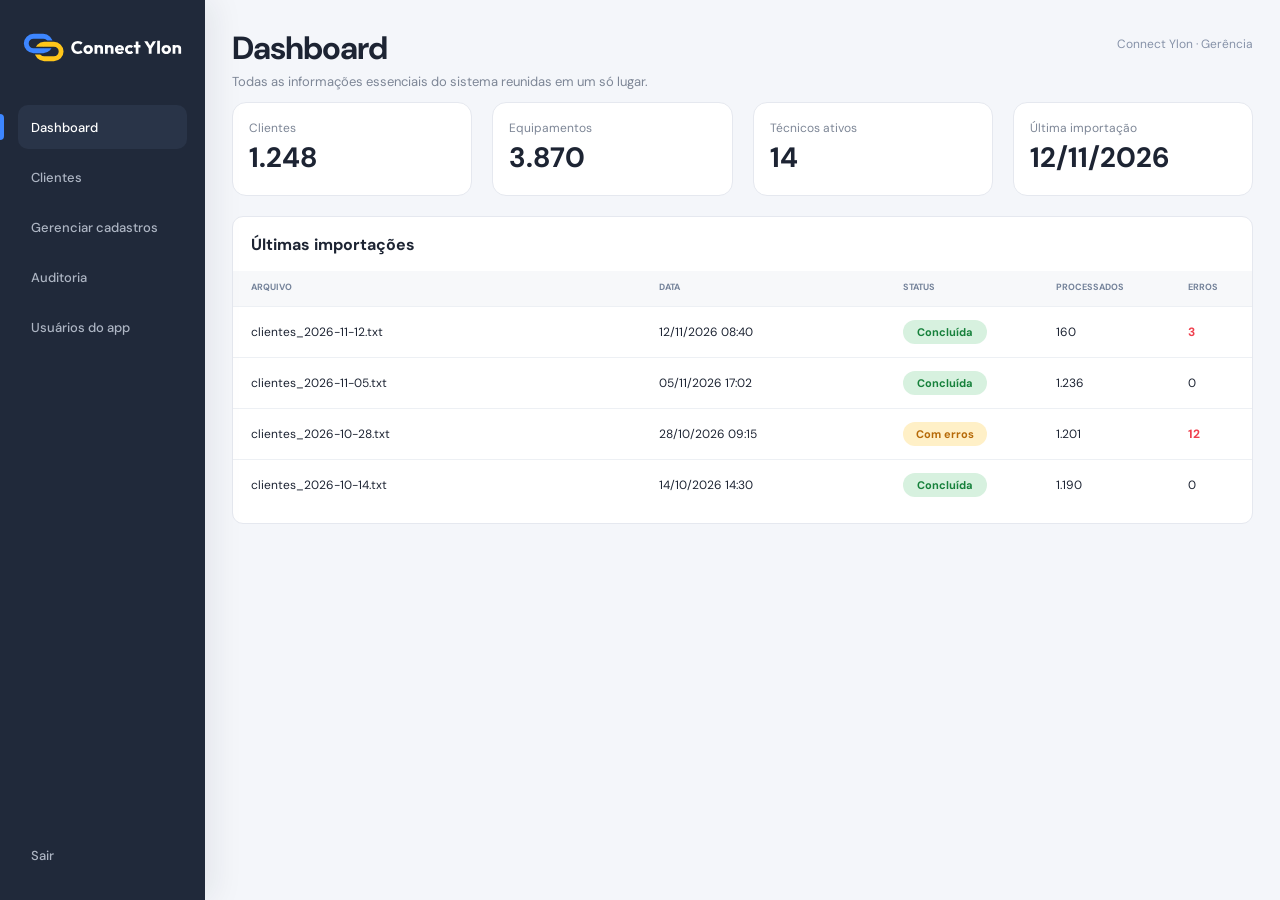
<file: index.html>
<!DOCTYPE html>
<html lang="pt-BR">
<head>
	<meta charset="UTF-8">
	<meta name="viewport" content="width=device-width, initial-scale=1.0">
	<meta name="theme-color" content="#3D86FF">
	<meta name="description" content="Dashboard administrativo da Connect Ylon">
	<title>Dashboard | Connect Ylon</title>
	<link rel="manifest" href="manifest.webmanifest">
	<link rel="icon" type="image/svg+xml" href="assets/img/connect-ylon-icon.svg">
	<link rel="preconnect" href="https://fonts.googleapis.com">
	<link rel="preconnect" href="https://fonts.gstatic.com" crossorigin>
	<link href="https://fonts.googleapis.com/css2?family=DM+Sans:wght@400;500;600;700&display=swap" rel="stylesheet">
	<link rel="stylesheet" href="assets/css/base.css">
	<link rel="stylesheet" href="assets/css/dashboard.css">
	<link rel="stylesheet" href="assets/css/clients.css">
	<link rel="stylesheet" href="assets/css/manage-clients.css">
	<link rel="stylesheet" href="assets/css/audit.css">
	<link rel="stylesheet" href="assets/css/users.css">
	<link rel="stylesheet" href="assets/css/login.css">
	<script src="assets/pwa.js" defer></script>
	<script src="assets/sidebar.js" defer></script>
	<script src="assets/row-selection.js" defer></script>
</head>
<body>
	<connect-ylon-sidebar base="./"></connect-ylon-sidebar>

	<main class="content dashboard-page">
		<header class="page-header">
			<div>
				<h1>Dashboard</h1>
				<p>Todas as informações essenciais do sistema reunidas em um só lugar.</p>
			</div>
			<p class="profile">Connect Ylon · Gerência</p>
		</header>

		<!-- Indicadores principais do sistema. -->
		<section class="all-cards" aria-label="Resumo do sistema">
			<article class="card">
				<p>Clientes</p>
				<h2>1.248</h2>
			</article>
			<article class="card">
				<p>Equipamentos</p>
				<h2>3.870</h2>
			</article>
			<article class="card">
				<p>Técnicos ativos</p>
				<h2>14</h2>
			</article>
			<article class="card">
				<p>Última importação</p>
				<h2>12/11/2026</h2>
			</article>
		</section>

		<!-- Histórico de importações exibido como conteúdo estático do painel. -->
		<section class="imports-panel" aria-labelledby="imports-title">
			<h2 id="imports-title">Últimas importações</h2>
			<div class="table-wrap">
				<table>
					<thead>
						<tr>
							<th scope="col">Arquivo</th>
							<th scope="col">Data</th>
							<th scope="col">Status</th>
							<th scope="col">Processados</th>
							<th scope="col">Erros</th>
						</tr>
					</thead>
					<tbody>
						<tr>
							<td>clientes_2026-11-12.txt</td>
							<td>12/11/2026 08:40</td>
							<td><span class="status success">Concluída</span></td>
							<td>160</td>
							<td><span class="errors">3</span></td>
						</tr>
						<tr>
							<td>clientes_2026-11-05.txt</td>
							<td>05/11/2026 17:02</td>
							<td><span class="status success">Concluída</span></td>
							<td>1.236</td>
							<td>0</td>
						</tr>
						<tr>
							<td>clientes_2026-10-28.txt</td>
							<td>28/10/2026 09:15</td>
							<td><span class="status warning">Com erros</span></td>
							<td>1.201</td>
							<td><span class="errors">12</span></td>
						</tr>
						<tr>
							<td>clientes_2026-10-14.txt</td>
							<td>14/10/2026 14:30</td>
							<td><span class="status success">Concluída</span></td>
							<td>1.190</td>
							<td>0</td>
						</tr>
					</tbody>
				</table>
			</div>
		</section>
	</main>
</body>
</html>
</file>
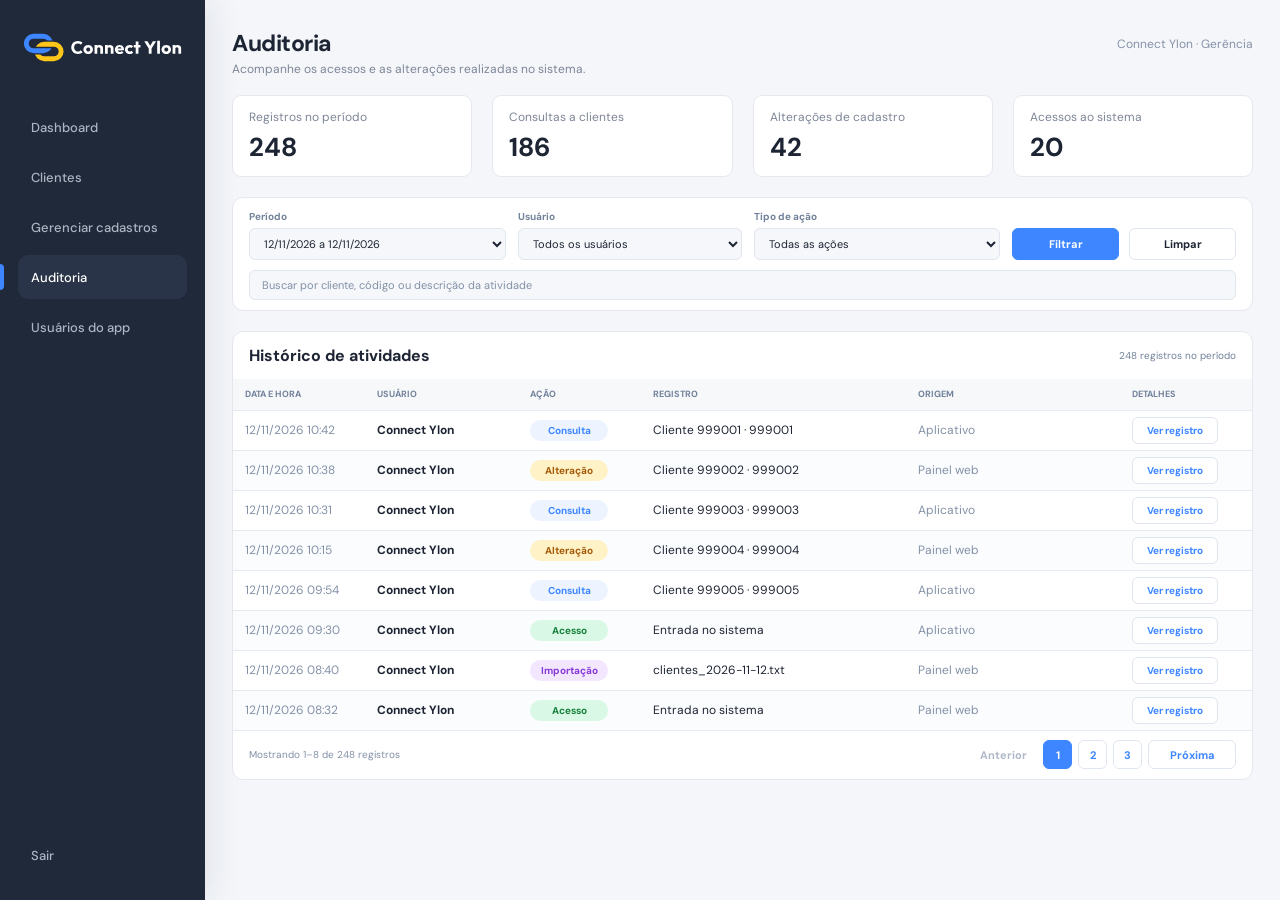
<file: pages/auditoria.html>
<!DOCTYPE html>
<html lang="pt-BR">
<head>
	<meta charset="UTF-8">
	<meta name="viewport" content="width=device-width, initial-scale=1.0">
	<meta name="theme-color" content="#3D86FF">
	<title>Auditoria | Connect Ylon</title>
	<link rel="manifest" href="../manifest.webmanifest">
	<link rel="icon" type="image/svg+xml" href="../assets/img/connect-ylon-icon.svg">
	<link rel="preconnect" href="https://fonts.googleapis.com">
	<link rel="preconnect" href="https://fonts.gstatic.com" crossorigin>
	<link href="https://fonts.googleapis.com/css2?family=DM+Sans:wght@400;500;600;700&display=swap" rel="stylesheet">
	<link rel="stylesheet" href="../assets/css/base.css">
	<link rel="stylesheet" href="../assets/css/dashboard.css">
	<link rel="stylesheet" href="../assets/css/clients.css">
	<link rel="stylesheet" href="../assets/css/manage-clients.css">
	<link rel="stylesheet" href="../assets/css/audit.css">
	<link rel="stylesheet" href="../assets/css/users.css">
	<link rel="stylesheet" href="../assets/css/login.css">
	<script src="../assets/pwa.js" defer></script>
	<script src="../assets/sidebar.js" defer></script>
	<script src="../assets/dialog-scroll-lock.js" defer></script>
	<script src="../assets/row-selection.js" defer></script>
	<script src="../assets/audit-page.js" defer></script>
</head>
<body>
	<connect-ylon-sidebar base="../"></connect-ylon-sidebar>
	<main class="content audit-page">
		<header class="page-header">
			<div>
				<h1>Auditoria</h1>
				<p>Acompanhe os acessos e as alterações realizadas no sistema.</p>
			</div>
			<p class="profile">Connect Ylon · Gerência</p>
		</header>

		<section class="audit-summary" aria-label="Resumo da auditoria">
			<article class="card">
				<p>Registros no período</p>
				<h2 id="audit-total">248</h2>
			</article>
			<article class="card">
				<p>Consultas a clientes</p>
				<h2 id="audit-consultations">186</h2>
			</article>
			<article class="card">
				<p>Alterações de cadastro</p>
				<h2 id="audit-changes">42</h2>
			</article>
			<article class="card">
				<p>Acessos ao sistema</p>
				<h2 id="audit-accesses">20</h2>
			</article>
		</section>

		<form class="audit-filters" id="audit-filters">
			<div class="audit-filter-row">
				<label class="audit-filter-field">
					<span>Período</span>
					<select id="audit-period">
						<option value="day">12/11/2026 a 12/11/2026</option>
						<option value="7days">Últimos 7 dias</option>
						<option value="30days">Últimos 30 dias</option>
						<option value="all">Todo o período</option>
					</select>
				</label>
				<label class="audit-filter-field">
					<span>Usuário</span>
					<select id="audit-user">
						<option value="all">Todos os usuários</option>
						<option value="Connect Ylon">Connect Ylon</option>
					</select>
				</label>
				<label class="audit-filter-field">
					<span>Tipo de ação</span>
					<select id="audit-action">
						<option value="all">Todas as ações</option>
						<option value="Consulta">Consulta</option>
						<option value="Alteração">Alteração</option>
						<option value="Acesso">Acesso</option>
						<option value="Importação">Importação</option>
					</select>
				</label>
				<div class="audit-filter-actions">
					<button class="button button-primary" type="submit">Filtrar</button>
					<button class="button button-secondary" id="clear-audit-filters" type="button">Limpar</button>
				</div>
			</div>
			<label class="audit-search-field" for="audit-search">
				<input id="audit-search" type="search" placeholder="Buscar por cliente, código ou descrição da atividade" autocomplete="off">
			</label>
		</form>

		<section class="audit-history" aria-labelledby="audit-history-title">
			<header class="audit-history-heading">
				<h2 id="audit-history-title">Histórico de atividades</h2>
				<span id="audit-period-count">248 registros no período</span>
			</header>
			<div class="table-wrap">
				<table class="audit-table">
					<thead>
						<tr>
							<th scope="col">Data e hora</th>
							<th scope="col">Usuário</th>
							<th scope="col">Ação</th>
							<th scope="col">Registro</th>
							<th scope="col">Origem</th>
							<th scope="col">Detalhes</th>
						</tr>
					</thead>
					<tbody id="audit-body"></tbody>
				</table>
				<p class="audit-empty" id="audit-empty" hidden>Nenhum registro encontrado para os filtros selecionados.</p>
			</div>
			<footer class="audit-table-footer">
				<p id="audit-range">Mostrando 1–8 de 248 registros</p>
				<nav class="audit-pagination" aria-label="Paginação do histórico">
					<button class="audit-page-link" id="audit-previous" type="button">Anterior</button>
					<div id="audit-page-numbers"></div>
					<button class="audit-page-link next" id="audit-next" type="button">Próxima</button>
				</nav>
			</footer>
		</section>
	</main>

	<dialog class="audit-detail-dialog" id="audit-detail-dialog" aria-labelledby="audit-detail-title">
		<header class="audit-detail-heading">
			<div>
				<p id="audit-detail-date"></p>
				<h2 id="audit-detail-title">Detalhes do registro</h2>
			</div>
			<button class="dialog-close" type="button" aria-label="Fechar detalhes">×</button>
		</header>
		<dl class="audit-detail-list" id="audit-detail-list"></dl>
		<p class="audit-detail-description" id="audit-detail-description"></p>
	</dialog>
</body>
</html>
</file>
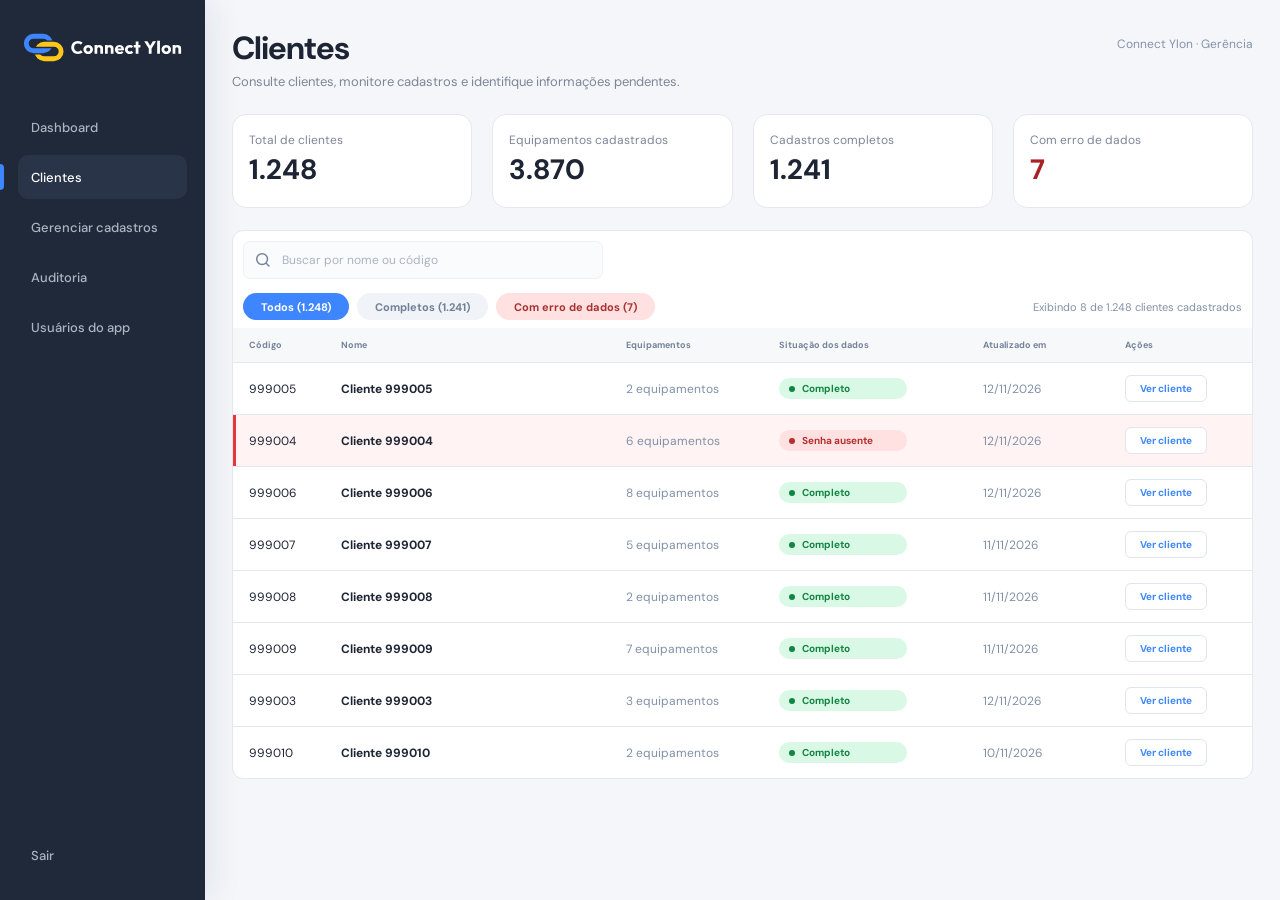
<file: pages/cliente.html>
<!DOCTYPE html>
<html lang="pt-BR">
<head>
	<meta charset="UTF-8">
	<meta name="viewport" content="width=device-width, initial-scale=1.0">
	<meta name="theme-color" content="#3D86FF">
	<title>Clientes | Connect Ylon</title>
	<link rel="manifest" href="../manifest.webmanifest">
	<link rel="icon" type="image/svg+xml" href="../assets/img/connect-ylon-icon.svg">
	<link rel="preconnect" href="https://fonts.googleapis.com">
	<link rel="preconnect" href="https://fonts.gstatic.com" crossorigin>
	<link href="https://fonts.googleapis.com/css2?family=DM+Sans:wght@400;500;600;700&display=swap" rel="stylesheet">
	<link rel="stylesheet" href="../assets/css/base.css">
	<link rel="stylesheet" href="../assets/css/dashboard.css">
	<link rel="stylesheet" href="../assets/css/clients.css">
	<link rel="stylesheet" href="../assets/css/manage-clients.css">
	<link rel="stylesheet" href="../assets/css/audit.css">
	<link rel="stylesheet" href="../assets/css/users.css">
	<link rel="stylesheet" href="../assets/css/login.css">
	<script src="../assets/pwa.js" defer></script>
	<script src="../assets/sidebar.js" defer></script>
	<script src="../assets/dialog-scroll-lock.js" defer></script>
	<script src="../assets/row-selection.js" defer></script>
	<script src="../assets/client-data.js" defer></script>
	<script src="../assets/clients-page.js" defer></script>
</head>
<body>
	<connect-ylon-sidebar base="../"></connect-ylon-sidebar>
	<main class="content client-page">
		<header class="page-header">
			<div>
				<h1>Clientes</h1>
				<p>Consulte clientes, monitore cadastros e identifique informações pendentes.</p>
			</div>
			<p class="profile">Connect Ylon · Gerência</p>
		</header>

		<!-- Indicadores de clientes. -->
		<section class="all-cards client-summary" aria-label="Resumo de clientes">
			<article class="card">
				<p>Total de clientes</p>
				<h2 id="summary-total">1.248</h2>
			</article>
			<article class="card">
				<p>Equipamentos cadastrados</p>
				<h2 id="summary-equipment">3.870</h2>
			</article>
			<article class="card">
				<p>Cadastros completos</p>
				<h2 id="summary-complete">1.241</h2>
			</article>
			<article class="card">
				<p>Com erro de dados</p>
				<h2 class="error-total" id="summary-errors">7</h2>
			</article>
		</section>

		<!-- Busca, filtros e tabela de clientes. -->
		<section class="clients-panel" aria-label="Lista de clientes">
			<div class="client-controls">
				<label class="search-field client-search-field" for="clients-search">
					<svg aria-hidden="true" viewBox="0 0 24 24">
						<path d="M10.8 18a7.2 7.2 0 1 1 0-14.4 7.2 7.2 0 0 1 0 14.4Zm5.1-2.1 4.1 4.1"/>
					</svg>
					<input id="clients-search" type="search" placeholder="Buscar por nome ou código" autocomplete="off">
				</label>
				<div class="client-filters" role="group" aria-label="Filtrar clientes">
					<button class="filter-chip active" type="button" data-filter="all">Todos (1.248)</button>
					<button class="filter-chip" type="button" data-filter="complete">Completos (1.241)</button>
					<button class="filter-chip error-filter" type="button" data-filter="errors">Com erro de dados (7)</button>
					<span class="client-count" id="client-count" aria-live="polite"></span>
				</div>
			</div>

			<div class="table-wrap">
				<table class="clients-table">
					<thead>
						<tr>
							<th scope="col">Código</th>
							<th scope="col">Nome</th>
							<th scope="col">Equipamentos</th>
							<th scope="col">Situação dos dados</th>
							<th scope="col">Atualizado em</th>
							<th scope="col">Ações</th>
						</tr>
					</thead>
					<tbody id="clients-body"></tbody>
				</table>
				<p class="empty-state" id="clients-empty" hidden>Nenhum cliente encontrado.</p>
			</div>
		</section>

		<!-- Detalhes de equipamentos do cliente selecionado. -->
		<dialog class="client-dialog" id="client-dialog" aria-labelledby="dialog-client-name">
			<header class="dialog-heading">
				<div>
					<p id="dialog-client-code"></p>
					<h2 id="dialog-client-name"></h2>
				</div>
				<button class="dialog-close" type="button" aria-label="Fechar detalhes">×</button>
			</header>
			<p class="client-edit-error" id="client-edit-error" role="alert" hidden></p>
			<p class="client-edit-success" id="client-edit-success" role="status" hidden></p>
			<div class="equipment-list" id="equipment-list"></div>
			<footer class="client-dialog-actions">
				<button class="button button-secondary" id="cancel-client-edit" type="button" hidden>Cancelar edição</button>
				<button class="button button-primary" id="save-client-edit" type="button" hidden>Salvar alterações</button>
				<button class="button button-edit" id="edit-client" type="button">Editar dados</button>
			</footer>
		</dialog>
	</main>
</body>
</html>
</file>
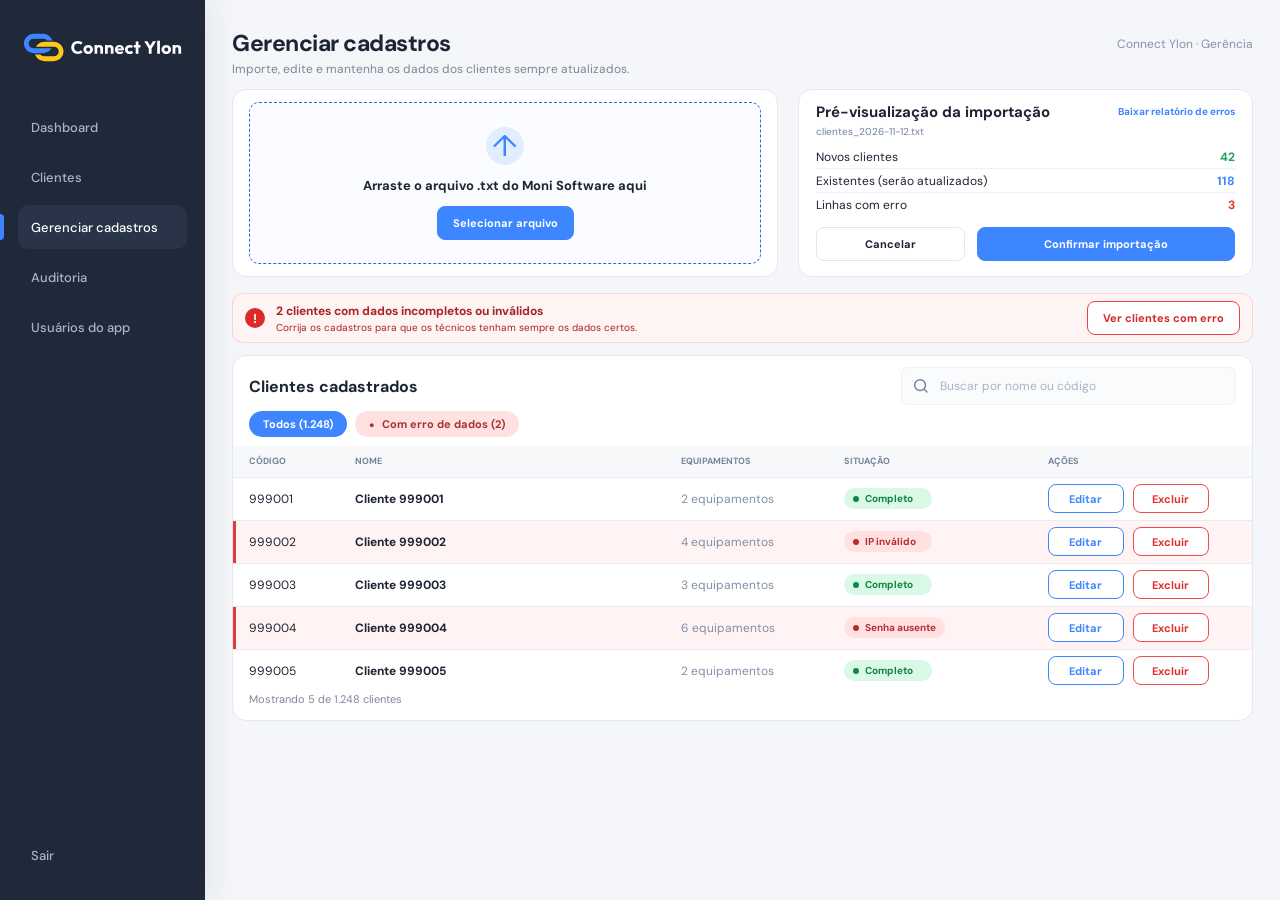
<file: pages/gerencia.html>
<!DOCTYPE html>
<html lang="pt-BR">
<head>
	<meta charset="UTF-8">
	<meta name="viewport" content="width=device-width, initial-scale=1.0">
	<meta name="theme-color" content="#3D86FF">
	<title>Gerenciar cadastros | Connect Ylon</title>
	<link rel="manifest" href="../manifest.webmanifest">
	<link rel="icon" type="image/svg+xml" href="../assets/img/connect-ylon-icon.svg">
	<link rel="preconnect" href="https://fonts.googleapis.com">
	<link rel="preconnect" href="https://fonts.gstatic.com" crossorigin>
	<link href="https://fonts.googleapis.com/css2?family=DM+Sans:wght@400;500;600;700&display=swap" rel="stylesheet">
	<link rel="stylesheet" href="../assets/css/base.css">
	<link rel="stylesheet" href="../assets/css/dashboard.css">
	<link rel="stylesheet" href="../assets/css/clients.css">
	<link rel="stylesheet" href="../assets/css/manage-clients.css">
	<link rel="stylesheet" href="../assets/css/audit.css">
	<link rel="stylesheet" href="../assets/css/users.css">
	<link rel="stylesheet" href="../assets/css/login.css">
	<script src="../assets/pwa.js" defer></script>
	<script src="../assets/sidebar.js" defer></script>
	<script src="../assets/dialog-scroll-lock.js" defer></script>
	<script src="../assets/row-selection.js" defer></script>
	<script src="../assets/manage-clients.js" defer></script>
</head>
<body>
	<connect-ylon-sidebar base="../"></connect-ylon-sidebar>
	<main class="content manage-page">
		<header class="page-header">
			<div>
				<h1>Gerenciar cadastros</h1>
				<p>Importe, edite e mantenha os dados dos clientes sempre atualizados.</p>
			</div>
			<p class="profile">Connect Ylon · Gerência</p>
		</header>

		<section class="manage-top" aria-label="Importar clientes">
			<div class="upload-panel">
				<div class="upload-dropzone" id="upload-dropzone" tabindex="0">
					<span class="upload-icon" aria-hidden="true">↑</span>
					<p>Arraste o arquivo .txt do Moni Software aqui</p>
					<button class="button button-primary" id="select-file" type="button">Selecionar arquivo</button>
					<input id="import-file" type="file" accept=".txt,text/plain" hidden>
				</div>
				<p class="upload-message" id="upload-message" aria-live="polite"></p>
			</div>

			<section class="import-preview" aria-labelledby="preview-title">
				<div class="preview-heading">
					<div>
						<h2 id="preview-title">Pré-visualização da importação</h2>
						<p id="import-filename">clientes_2026-11-12.txt</p>
					</div>
					<button class="text-button" id="download-errors" type="button">Baixar relatório de erros</button>
				</div>
				<dl class="preview-stats">
					<div><dt>Novos clientes</dt><dd class="positive">42</dd></div>
					<div><dt>Existentes (serão atualizados)</dt><dd class="accent-text">118</dd></div>
					<div><dt>Linhas com erro</dt><dd class="error-text">3</dd></div>
				</dl>
				<div class="preview-actions">
					<button class="button button-secondary" id="cancel-import" type="button">Cancelar</button>
					<button class="button button-primary" id="confirm-import" type="button">Confirmar importação</button>
				</div>
			</section>
		</section>

		<section class="manage-error-banner" aria-label="Cadastros com erros">
			<span class="error-alert-icon" aria-hidden="true">!</span>
			<div>
				<strong>7 clientes com dados incompletos ou inválidos</strong>
				<p>Corrija os cadastros para que os técnicos tenham sempre os dados certos.</p>
			</div>
			<button class="button button-danger-outline" id="show-errors" type="button">Ver clientes com erro</button>
		</section>

		<section class="manage-clients-panel" aria-labelledby="manage-clients-title">
			<div class="manage-table-heading">
				<h2 id="manage-clients-title">Clientes cadastrados</h2>
				<label class="search-field client-search-field" for="manage-search">
					<svg aria-hidden="true" viewBox="0 0 24 24">
						<path d="M10.8 18a7.2 7.2 0 1 1 0-14.4 7.2 7.2 0 0 1 0 14.4Zm5.1-2.1 4.1 4.1"/>
					</svg>
					<input id="manage-search" type="search" placeholder="Buscar por nome ou código" autocomplete="off">
				</label>
			</div>
			<div class="manage-filters" role="group" aria-label="Filtrar clientes">
				<button class="filter-chip active" type="button" data-filter="all">Todos (1.248)</button>
				<button class="filter-chip error-filter" type="button" data-filter="errors"><span aria-hidden="true">●</span> Com erro de dados (7)</button>
				<span class="manage-count" id="manage-count" aria-live="polite"></span>
			</div>
			<div class="table-wrap">
				<table class="manage-table">
					<thead>
						<tr>
							<th scope="col">Código</th>
							<th scope="col">Nome</th>
							<th scope="col">Equipamentos</th>
							<th scope="col">Situação</th>
							<th scope="col">Ações</th>
						</tr>
					</thead>
					<tbody id="manage-clients-body"></tbody>
				</table>
				<p class="empty-state" id="manage-empty" hidden>Nenhum cliente encontrado.</p>
			</div>
			<p class="manage-footer" id="manage-footer">Mostrando 5 de 1.248 clientes</p>
		</section>
		<p class="manage-toast" id="manage-toast" role="status" aria-live="polite"></p>
	</main>

	<dialog class="edit-dialog" id="edit-dialog" aria-labelledby="edit-title">
		<form id="edit-form" novalidate>
			<header class="edit-heading">
				<div>
					<h2 id="edit-title">Editar cliente</h2>
					<p id="edit-subtitle"></p>
				</div>
				<button class="edit-close" type="button" aria-label="Fechar edição">×</button>
			</header>
			<div class="edit-content">
				<div class="edit-validation" id="edit-validation" role="alert" hidden></div>
				<label class="edit-field">
					<span>Nome do cliente</span>
					<input id="edit-name" name="name" required>
				</label>
				<label class="edit-field">
					<span>Código</span>
					<input id="edit-code" name="code" readonly>
				</label>
				<h3 class="equipment-section-title">Equipamentos</h3>
				<div class="edit-equipment-list" id="edit-equipment-list"></div>
			</div>
			<footer class="edit-actions">
				<button class="button button-secondary" id="cancel-edit" type="button">Cancelar</button>
				<button class="button button-primary" type="submit">Salvar alterações</button>
			</footer>
		</form>
	</dialog>
</body>
</html>
</file>
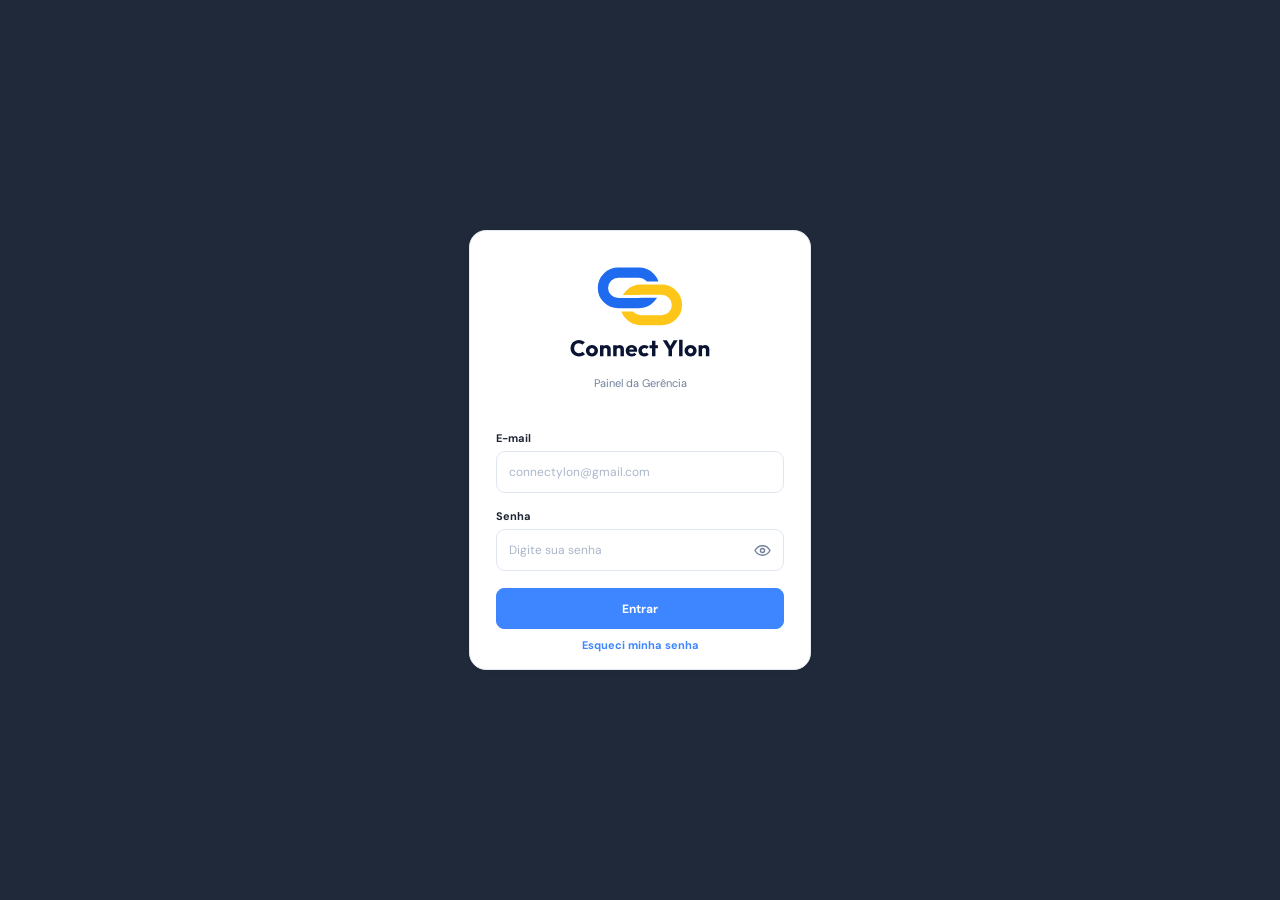
<file: pages/login.html>
<!DOCTYPE html>
<html lang="pt-BR">
<head>
	<meta charset="UTF-8">
	<meta name="viewport" content="width=device-width, initial-scale=1.0">
	<meta name="theme-color" content="#3D86FF">
	<meta name="description" content="Acesse o painel de gerência Connect Ylon">
	<title>Entrar | Connect Ylon</title>
	<link rel="manifest" href="../manifest.webmanifest">
	<link rel="icon" type="image/svg+xml" href="../assets/img/connect-ylon-icon.svg">
	<link rel="preconnect" href="https://fonts.googleapis.com">
	<link rel="preconnect" href="https://fonts.gstatic.com" crossorigin>
	<link href="https://fonts.googleapis.com/css2?family=DM+Sans:wght@400;500;600;700&display=swap" rel="stylesheet">
	<link rel="stylesheet" href="../assets/css/base.css">
	<link rel="stylesheet" href="../assets/css/dashboard.css">
	<link rel="stylesheet" href="../assets/css/clients.css">
	<link rel="stylesheet" href="../assets/css/manage-clients.css">
	<link rel="stylesheet" href="../assets/css/audit.css">
	<link rel="stylesheet" href="../assets/css/users.css">
	<link rel="stylesheet" href="../assets/css/login.css">
	<script src="../assets/pwa.js" defer></script>
	<script src="../assets/login.js" defer></script>
</head>
<body class="login-body">
	<main class="login-shell">
		<section class="login-card" aria-labelledby="login-title">
			<header class="login-brand">
				<img src="../assets/img/connect-ylon-stacked-light.svg" alt="Connect Ylon">
				<p id="login-title">Painel da Gerência</p>
			</header>

			<form class="login-form" id="login-form" novalidate>
				<label class="login-field" for="login-email">
					<span>E-mail</span>
					<input id="login-email" name="email" type="email" placeholder="connectylon@gmail.com" autocomplete="username" required>
				</label>

				<label class="login-field" for="login-password">
					<span>Senha</span>
					<span class="login-password-control">
						<input id="login-password" name="password" type="password" placeholder="Digite sua senha" autocomplete="current-password" required>
						<button class="password-visibility" id="toggle-password" type="button" aria-label="Mostrar senha" aria-pressed="false">
							<svg viewBox="0 0 24 24" aria-hidden="true">
								<path d="M2.5 12s3.4-6 9.5-6 9.5 6 9.5 6-3.4 6-9.5 6-9.5-6-9.5-6Z"/>
								<circle cx="12" cy="12" r="2.6"/>
								<path class="password-visibility-slash" d="m3 3 18 18"/>
							</svg>
						</button>
					</span>
				</label>

				<p class="login-message" id="login-message" role="alert" hidden></p>
				<button class="button button-primary login-submit" type="submit">Entrar</button>
				<button class="login-forgot" id="forgot-password" type="button">Esqueci minha senha</button>
			</form>
		</section>
	</main>
</body>
</html>
</file>
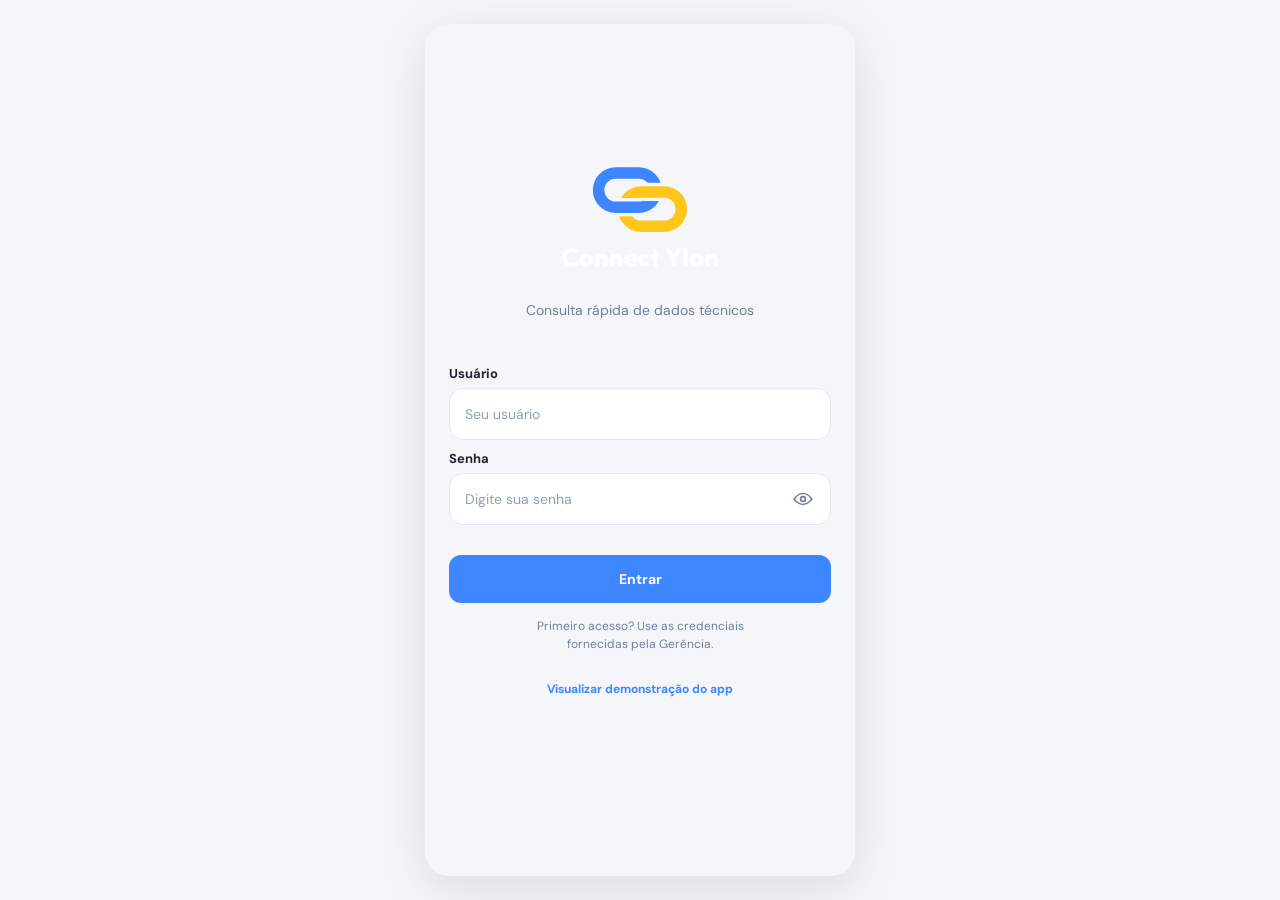
<file: pages/tecnico.html>
<!DOCTYPE html>
<html lang="pt-BR">
<head>
	<meta charset="UTF-8">
	<meta name="viewport" content="width=device-width, initial-scale=1, viewport-fit=cover">
	<meta name="theme-color" content="#3D86FF">
	<meta name="description" content="Consulta técnica de clientes Connect Ylon">
	<title>Connect Ylon Técnico</title>
	<link rel="manifest" href="../manifest.webmanifest">
	<link rel="icon" type="image/svg+xml" href="../assets/img/connect-ylon-icon.svg">
	<link rel="preconnect" href="https://fonts.googleapis.com">
	<link rel="preconnect" href="https://fonts.gstatic.com" crossorigin>
	<link href="https://fonts.googleapis.com/css2?family=DM+Sans:wght@400;500;600;700&display=swap" rel="stylesheet">
	<link rel="stylesheet" href="../assets/technician-app.css">
	<script src="../assets/pwa.js" defer></script>
	<script src="../assets/client-data.js" defer></script>
	<script src="../assets/technician-app.js" defer></script>
</head>
<body class="technician-app-body">
	<main class="tech-app" id="tech-app">
		<section class="tech-screen tech-login-screen" data-screen="login" aria-labelledby="tech-login-title">
			<div class="tech-login-brand">
				<img src="../assets/img/connect-ylon-stacked-dark.svg" alt="Connect Ylon">
				<p id="tech-login-title">Consulta rápida de dados técnicos</p>
			</div>

			<form class="tech-login-form" id="tech-login-form" novalidate>
				<label class="tech-field" for="tech-username">
					<span>Usuário</span>
					<input id="tech-username" name="username" type="text" placeholder="Seu usuário" autocomplete="username" required>
				</label>

				<label class="tech-field" for="tech-password">
					<span>Senha</span>
					<span class="tech-password-control">
						<input id="tech-password" name="password" type="password" placeholder="Digite sua senha" autocomplete="current-password" required>
						<button class="tech-password-toggle" id="tech-password-toggle" type="button" aria-label="Mostrar senha" aria-pressed="false">
							<svg viewBox="0 0 24 24" aria-hidden="true">
								<path d="M2.5 12s3.4-6 9.5-6 9.5 6 9.5 6-3.4 6-9.5 6-9.5-6-9.5-6Z"/>
								<circle cx="12" cy="12" r="2.6"/>
								<path class="tech-password-slash" d="m3 3 18 18"/>
							</svg>
						</button>
					</span>
				</label>

				<p class="tech-feedback" id="tech-login-feedback" role="alert" hidden></p>
				<button class="tech-primary-button tech-login-submit" type="submit">Entrar</button>
				<p class="tech-login-hint">Primeiro acesso? Use as credenciais fornecidas pela Gerência.</p>
				<button class="tech-preview-link" id="tech-preview" type="button">Visualizar demonstração do app</button>
			</form>
		</section>

		<section class="tech-screen tech-home-screen" data-screen="home" aria-labelledby="tech-home-title" hidden>
			<header class="tech-home-hero">
				<div class="tech-home-greeting">
					<h1 id="tech-home-title">Olá, Técnico</h1>
					<p>Cada chamado resolvido é um cliente seguro.</p>
				</div>
				<form class="tech-search-form tech-home-search" data-search-form>
					<label class="tech-search-box">
						<svg aria-hidden="true" viewBox="0 0 24 24">
							<circle cx="10.8" cy="10.8" r="7.2"/>
							<path d="m16 16 4 4"/>
						</svg>
						<input name="query" type="search" placeholder="Buscar por nome ou código" autocomplete="off" aria-label="Buscar por nome ou código">
					</label>
				</form>
			</header>

			<div class="tech-home-content">
				<section class="tech-recent-section" aria-labelledby="tech-recent-title">
					<h2 id="tech-recent-title">Últimas pesquisas</h2>
					<div class="tech-client-list" id="tech-recent-list"></div>
				</section>

				<section class="tech-update-card" aria-labelledby="tech-update-title">
					<div class="tech-update-heading">
						<span class="tech-update-dot" aria-hidden="true"></span>
						<h2 id="tech-update-title">Dados deste dispositivo</h2>
					</div>
					<p>Os cadastros exibidos são demonstrativos e estão incluídos no app.</p>
					<button class="tech-primary-button tech-sync-button" id="tech-sync" type="button">Verificar sincronização</button>
				</section>

				<section class="tech-sync-card" aria-label="Estado da conexão">
					<div>
						<p>Disponibilidade</p>
						<strong id="tech-sync-status">Verificando conexão...</strong>
					</div>
					<span class="tech-online-state" id="tech-online-state">
						<span class="tech-status-dot" aria-hidden="true"></span>
						<span id="tech-online-label">Online</span>
					</span>
				</section>

				<p class="tech-feedback tech-home-feedback" id="tech-home-feedback" role="status" hidden></p>
			</div>
		</section>

		<section class="tech-screen tech-results-screen" data-screen="results" aria-labelledby="tech-results-title" hidden>
			<header class="tech-search-header">
				<button class="tech-back-button" data-back="home" type="button" aria-label="Voltar ao início">
					<svg viewBox="0 0 24 24" aria-hidden="true"><path d="m15 4-8 8 8 8M7 12h14"/></svg>
				</button>
				<form class="tech-search-form tech-results-search" data-search-form>
					<label class="tech-search-box">
						<svg aria-hidden="true" viewBox="0 0 24 24">
							<circle cx="10.8" cy="10.8" r="7.2"/>
							<path d="m16 16 4 4"/>
						</svg>
						<input name="query" type="search" placeholder="Buscar por nome ou código" autocomplete="off" aria-label="Buscar por nome ou código">
					</label>
				</form>
			</header>
			<div class="tech-results-content">
				<h1 class="tech-results-count" id="tech-results-title" aria-live="polite"></h1>
				<div class="tech-client-list" id="tech-results-list"></div>
				<div class="tech-empty-state" id="tech-empty-state" hidden>
					<div class="tech-empty-icon">
						<img src="../assets/img/camera-security.png" alt="">
					</div>
					<h2>Nenhum cliente encontrado</h2>
					<p>Confira o nome ou o código digitado.</p>
				</div>
			</div>
		</section>

		<section class="tech-screen tech-client-screen" data-screen="client" aria-labelledby="tech-client-title" hidden>
			<header class="tech-client-header">
				<button class="tech-back-button" data-back="results" type="button" aria-label="Voltar">
					<svg viewBox="0 0 24 24" aria-hidden="true"><path d="m15 4-8 8 8 8M7 12h14"/></svg>
				</button>
				<h1 id="tech-client-title">Cliente</h1>
				<p class="tech-copy-feedback" id="tech-copy-feedback" role="status" aria-live="polite" hidden></p>
			</header>
			<div class="tech-client-content">
				<section class="tech-client-summary" aria-label="Resumo do cliente">
					<div>
						<h2 id="tech-client-name"></h2>
						<p>Código <span id="tech-client-code"></span></p>
					</div>
					<span class="tech-client-status" id="tech-client-status"></span>
				</section>
				<div class="tech-equipment-list" id="tech-equipment-list"></div>
				<aside class="tech-sensitive-warning">
					<strong>Dados sensíveis</strong>
					<p>Uso restrito à empresa. Não compartilhe.</p>
				</aside>
			</div>
		</section>
	</main>
</body>
</html>
</file>
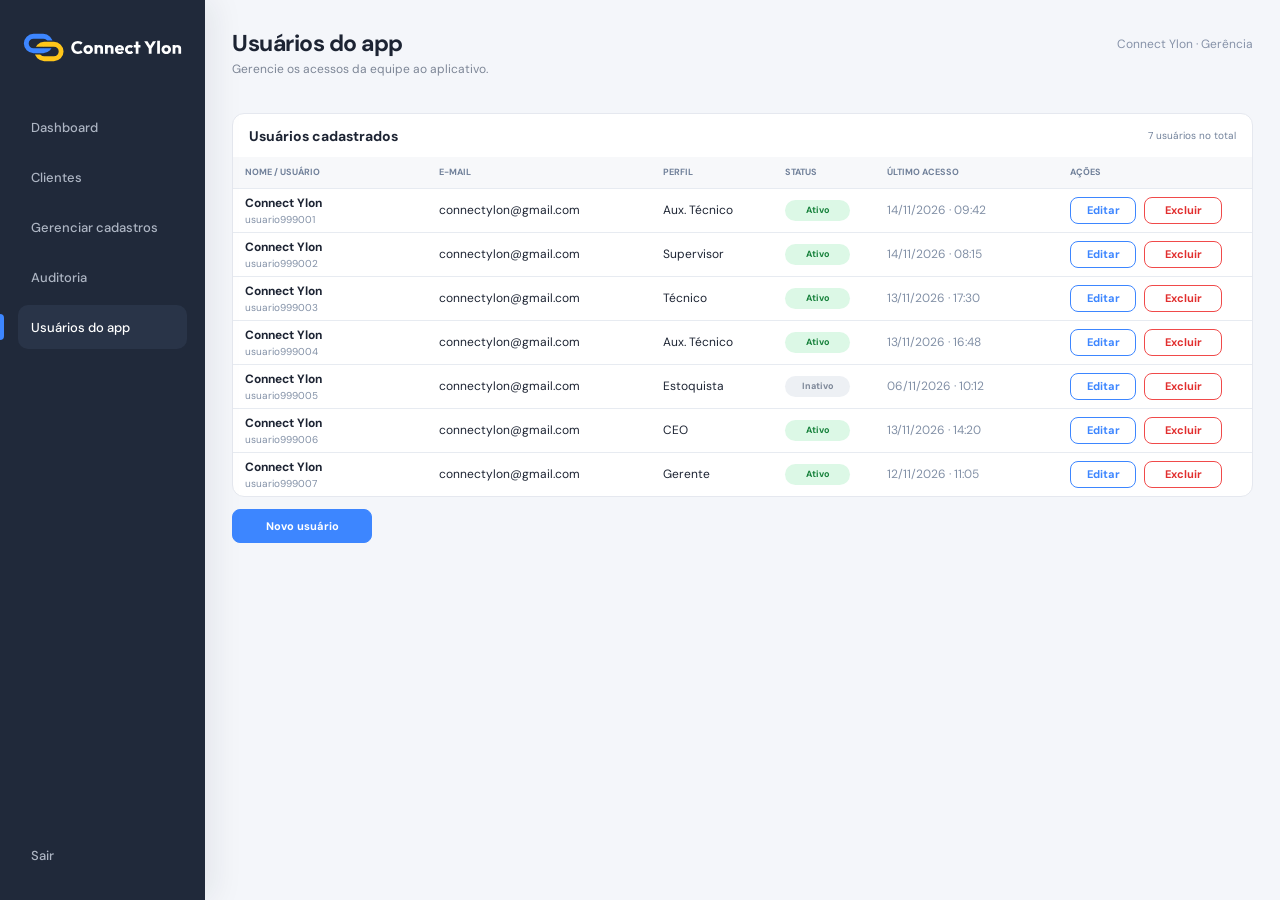
<file: pages/usuario.html>
<!DOCTYPE html>
<html lang="pt-BR">
<head>
	<meta charset="UTF-8">
	<meta name="viewport" content="width=device-width, initial-scale=1.0">
	<meta name="theme-color" content="#3D86FF">
	<title>Usuários do app | Connect Ylon</title>
	<link rel="manifest" href="../manifest.webmanifest">
	<link rel="icon" type="image/svg+xml" href="../assets/img/connect-ylon-icon.svg">
	<link rel="preconnect" href="https://fonts.googleapis.com">
	<link rel="preconnect" href="https://fonts.gstatic.com" crossorigin>
	<link href="https://fonts.googleapis.com/css2?family=DM+Sans:wght@400;500;600;700&display=swap" rel="stylesheet">
	<link rel="stylesheet" href="../assets/css/base.css">
	<link rel="stylesheet" href="../assets/css/dashboard.css">
	<link rel="stylesheet" href="../assets/css/clients.css">
	<link rel="stylesheet" href="../assets/css/manage-clients.css">
	<link rel="stylesheet" href="../assets/css/audit.css">
	<link rel="stylesheet" href="../assets/css/users.css">
	<link rel="stylesheet" href="../assets/css/login.css">
	<script src="../assets/pwa.js" defer></script>
	<script src="../assets/sidebar.js" defer></script>
	<script src="../assets/dialog-scroll-lock.js" defer></script>
	<script src="../assets/row-selection.js" defer></script>
	<script src="../assets/users-page.js" defer></script>
</head>
<body>
	<connect-ylon-sidebar base="../"></connect-ylon-sidebar>
	<main class="content users-page">
		<header class="page-header">
			<div>
				<h1>Usuários do app</h1>
				<p>Gerencie os acessos da equipe ao aplicativo.</p>
			</div>
			<p class="profile">Connect Ylon · Gerência</p>
		</header>

		<section class="users-panel" aria-labelledby="users-title">
			<header class="users-panel-heading">
				<h2 id="users-title">Usuários cadastrados</h2>
				<span id="users-total">7 usuários no total</span>
			</header>
			<div class="table-wrap">
				<table class="users-table">
					<thead>
						<tr>
							<th scope="col">Nome / usuário</th>
							<th scope="col">E-mail</th>
							<th scope="col">Perfil</th>
							<th scope="col">Status</th>
							<th scope="col">Último acesso</th>
							<th scope="col">Ações</th>
						</tr>
					</thead>
					<tbody id="users-body"></tbody>
				</table>
				<p class="users-empty" id="users-empty" hidden>Nenhum usuário cadastrado.</p>
			</div>
		</section>
		<button class="button button-primary users-new-button" id="new-user" type="button">Novo usuário</button>
		<p class="users-toast" id="users-toast" role="status" aria-live="polite"></p>
	</main>

	<dialog class="user-editor-dialog" id="user-editor-dialog" aria-labelledby="user-editor-title">
		<form id="user-form" novalidate>
			<header class="user-editor-heading">
				<div>
					<h2 id="user-editor-title">Editar usuário</h2>
					<p>Atualize os dados e o acesso ao aplicativo.</p>
				</div>
				<button class="user-close-button" id="close-user-editor" type="button">Fechar</button>
			</header>
			<div class="user-editor-content">
				<p class="user-form-error" id="user-form-error" role="alert" hidden></p>
				<label class="user-form-field">
					<span>Nome completo *</span>
					<input id="user-name" name="name" autocomplete="name" required>
				</label>
				<label class="user-form-field">
					<span>E-mail *</span>
					<input id="user-email" name="email" type="email" autocomplete="email" required>
				</label>
				<label class="user-form-field">
					<span>Nome de usuário *</span>
					<input id="user-username" name="username" autocomplete="username" required>
				</label>
				<label class="user-form-field user-password-field" id="user-password-field">
					<span>Senha *</span>
					<input id="user-password" name="password" type="password" autocomplete="new-password" required>
				</label>
				<label class="user-form-field">
					<span>Perfil de acesso *</span>
					<select id="user-role" name="role" required>
						<option>Aux. Técnico</option>
						<option>Supervisor</option>
						<option>Técnico</option>
						<option>Estoquista</option>
						<option>CEO</option>
						<option>Gerente</option>
					</select>
				</label>
				<section class="user-security-box" id="user-security-box">
					<h3>Segurança do acesso</h3>
					<p>Precisa recuperar o acesso? Envie uma solicitação de redefinição para o e-mail cadastrado.</p>
					<button class="button button-secondary" id="reset-user-password" type="button">Enviar redefinição de senha</button>
					<p class="user-reset-message" id="user-reset-message" role="status" hidden></p>
				</section>
				<p class="user-inactive-note">Um usuário inativo não poderá acessar o aplicativo.</p>
				<p class="user-required-note">* Campos obrigatórios</p>
			</div>
			<footer class="user-editor-actions">
				<button class="button button-secondary" id="cancel-user-edit" type="button">Cancelar</button>
				<button class="button button-primary" id="save-user-button" type="submit">Salvar alterações</button>
			</footer>
		</form>
	</dialog>

	<dialog class="user-delete-dialog" id="user-delete-dialog" aria-labelledby="delete-user-title">
		<header class="delete-user-heading">
			<h2 id="delete-user-title">Excluir usuário?</h2>
			<p>O acesso deste usuário ao aplicativo será removido. Esta ação não pode ser desfeita.</p>
		</header>
		<div class="delete-user-summary">
			<strong id="delete-user-name"></strong>
			<span id="delete-user-email"></span>
		</div>
		<p class="delete-user-note">Os cadastros de clientes não serão excluídos.</p>
		<footer class="delete-user-actions">
			<button class="button button-secondary" id="cancel-user-delete" type="button">Cancelar</button>
			<button class="button button-delete-confirm" id="confirm-user-delete" type="button">Excluir usuário</button>
		</footer>
	</dialog>
</body>
</html>
</file>
<file: assets/css/base.css>
* {
	box-sizing: border-box;
}

:root {
	--sidebar-width: 205px;
	--ink: #1d2433;
	--accent: #3D86FF;
	--surface: #ffffff;
	--line: #e5e8ef;
	scrollbar-color: #3D86FF #edf1f8;
	scrollbar-width: thin;
}

*::-webkit-scrollbar {
	width: 10px;
	height: 10px;
}

*::-webkit-scrollbar-track {
	border-radius: 999px;
	background: #edf1f8;
}

*::-webkit-scrollbar-thumb {
	border: 2px solid #edf1f8;
	border-radius: 999px;
	background: linear-gradient(180deg, #3D86FF, #2864ed);
}

*::-webkit-scrollbar-thumb:hover {
	background: #2453dc;
}

*::-webkit-scrollbar-corner {
	background: #edf1f8;
}

body {
	margin: 0;
	min-height: 100vh;
	font-family: "DM Sans", sans-serif;
	color: var(--ink);
	background: #f4f6fa;
}

/* Estrutura compartilhada das páginas e estilos do Dashboard. */
.content {
	min-height: 100vh;
	margin-left: var(--sidebar-width);
	padding: 48px 54px;
}

.dashboard-page {
	padding: 28px 27px;
}

.dashboard-page h1,
.client-page h1 {
	font-size: 24px;
	line-height: 1.25;
	letter-spacing: -0.5px;
}

.dashboard-page .page-header > div > p,
.client-page .page-header > div > p {
	font-size: 13px;
}

.dashboard-page .all-cards {
	gap: 20px;
	margin-top: 12px;
}

.dashboard-page .card {
	min-height: 94px;
	gap: 8px;
	padding: 17px 16px;
	border-radius: 14px;
}

.dashboard-page .card h2 {
	font-size: 28px;
}

.client-page {
	padding: 28px 27px;
}

.client-summary {
	gap: 20px;
	margin-top: 12px;
}

.client-summary .card {
	min-height: 94px;
	gap: 8px;
	padding: 17px 16px;
	border-radius: 14px;
}

.client-summary .card p {
	font-size: 12px;
}

.client-summary .card h2 {
	font-size: 28px;
}

.page-header {
	display: flex;
	align-items: flex-start;
	justify-content: space-between;
	gap: 24px;
}

.content h1 {
	margin: 0 0 5px;
	font-size: 32px;
	letter-spacing: -1px;
}

.content p {
	margin: 0;
	color: #7d8696;
}

.page-header .profile {
	flex: 0 0 auto;
	margin-top: 8px;
	font-size: 12px;
	color: #8692a8;
}

.all-cards {
	display: grid;
	grid-template-columns: repeat(4, minmax(0, 1fr));
	gap: 20px;
	margin-top: 24px;
}

.card {
	min-height: 126px;
	display: flex;
	flex-direction: column;
	gap: 10px;
	padding: 24px 18px;
	border: 1px solid var(--line);
	border-radius: 11px;
	background: var(--surface);
}

.card h2 {
	margin: 0;
	font-size: 30px;
	line-height: 1;
	font-weight: 700;
}

.card p {
	margin: 0;
	font-size: 12px;
	color: #7d8696;
}

/* Campo de busca da lista de clientes. */
.search-field {
	height: 48px;
	display: flex;
	align-items: center;
	gap: 12px;
	padding: 0 13px;
	border: 1px solid #edf0f4;
	border-radius: 8px;
	background: #fafbfc;
}

.search-field svg {
	width: 20px;
	height: 20px;
	fill: none;
	stroke: #74849e;
	stroke-width: 2;
	stroke-linecap: round;
}

.search-field input {
	width: 100%;
	border: 0;
	outline: 0;
	background: transparent;
	color: var(--ink);
	font: inherit;
	font-size: 13px;
}

.search-field input::placeholder {
	color: #aab3c2;
}
</file>
<file: assets/css/dashboard.css>
/* Tabela estática das importações recentes do Dashboard. */
.imports-panel {
	margin-top: 20px;
	padding: 17px 18px 13px;
	border: 1px solid var(--line);
	border-radius: 11px;
	background: var(--surface);
}

.imports-panel h2 {
	margin: 0 0 16px;
	font-size: 16px;
}

.imports-panel thead {
	background: #f7f8fa;
}

.table-wrap {
	overflow-x: auto;
}

.imports-panel .table-wrap {
	margin-right: -18px;
	margin-left: -18px;
}

table {
	width: 100%;
	border-collapse: collapse;
	font-size: 12px;
}

.imports-panel th,
.imports-panel td {
	padding: 13px 18px;
	border-bottom: 1px solid #edf0f4;
	text-align: left;
}

.imports-panel tr:last-child td {
	border-bottom: 0;
}

.imports-panel th {
	padding-top: 10px;
	color: #75839a;
	font-size: 9px;
	font-weight: 700;
	text-transform: uppercase;
}

.imports-panel th:nth-child(1),
.imports-panel td:nth-child(1) {
	width: 40%;
}

.imports-panel th:nth-child(2),
.imports-panel td:nth-child(2) {
	width: 24%;
}

.imports-panel th:nth-child(3),
.imports-panel td:nth-child(3) {
	width: 15%;
}

.imports-panel th:nth-child(4),
.imports-panel td:nth-child(4) {
	width: 13%;
}

.status {
	display: inline-flex;
	min-width: 84px;
	height: 24px;
	align-items: center;
	justify-content: center;
	border-radius: 999px;
	font-size: 11px;
	font-weight: 700;
}

.status.success {
	background: #d7f1df;
	color: #16813b;
}

.status.warning {
	background: #fff0c7;
	color: #b66a08;
}

.errors {
	color: #ef3f4d;
	font-weight: 700;
}

.empty-state {
	padding: 24px 0 14px;
	text-align: center;
}
</file>
<file: assets/css/clients.css>
/* Indicadores, filtros, tabela e detalhes dos clientes. */
.error-total {
	color: #a92025;
}

.clients-panel {
	margin-top: 22px;
	overflow: hidden;
	border: 1px solid var(--line);
	border-radius: 11px;
	background: var(--surface);
}

.client-controls {
	padding: 10px 10px 8px;
}

.client-search-field {
	width: min(100%, 360px);
	height: 38px;
	gap: 8px;
	padding: 0 10px;
	border-radius: 7px;
}

.client-search-field svg {
	width: 18px;
	height: 18px;
	flex: 0 0 auto;
}

.client-search-field input {
	font-size: 12px;
}

.client-filters {
	display: flex;
	align-items: center;
	gap: 8px;
	margin-top: 14px;
}

.filter-chip {
	min-height: 27px;
	padding: 0 18px;
	border: 0;
	border-radius: 999px;
	background: #f0f3f7;
	color: #718097;
	font: inherit;
	font-size: 11px;
	font-weight: 700;
	white-space: nowrap;
	cursor: pointer;
}

.filter-chip.active {
	background: var(--accent);
	color: #fff;
}

.filter-chip.error-filter {
	background: #ffe1e1;
	color: #a83232;
}

.filter-chip.error-filter.active {
	background: #db4a4a;
	color: #fff;
}

.client-count {
	margin-left: auto;
	color: #8290a6;
	font-size: 11px;
	white-space: nowrap;
}

/* Colunas e estados da tabela de clientes. */
.clients-table {
	width: 100%;
	table-layout: fixed;
	font-size: 12px;
}

.clients-table th:nth-child(1),
.clients-table td:nth-child(1) {
	width: 9%;
}

.clients-table th:nth-child(2),
.clients-table td:nth-child(2) {
	width: 28%;
}

.clients-table th:nth-child(3),
.clients-table td:nth-child(3) {
	width: 15%;
}

.clients-table th:nth-child(4),
.clients-table td:nth-child(4) {
	width: 20%;
}

.clients-table th:nth-child(5),
.clients-table td:nth-child(5) {
	width: 14%;
}

.clients-table th:nth-child(6),
.clients-table td:nth-child(6) {
	width: 14%;
}

.clients-table thead {
	background: #f7f8fa;
}

.clients-table th,
.clients-table td {
	padding: 12px 16px;
	border-bottom: 1px solid var(--line);
	text-align: left;
	white-space: nowrap;
}

.clients-table th {
	padding-top: 11px;
	padding-bottom: 11px;
	color: #75839a;
	font-size: 9px;
}

.clients-table td:nth-child(3),
.clients-table td:nth-child(5) {
	color: #8190a7;
}

.clients-table tr:last-child td {
	border-bottom: 0;
}

.clients-table tbody tr.selected td {
	background: var(--accent);
	color: #fff;
}

.clients-table .client-name {
	color: var(--ink);
	font-weight: 700;
}

.client-status {
	display: inline-flex;
	min-width: 128px;
	min-height: 21px;
	align-items: center;
	gap: 7px;
	padding: 0 10px;
	border-radius: 999px;
	font-size: 10px;
	font-weight: 700;
}

.client-status > span {
	width: 6px;
	height: 6px;
	border-radius: 50%;
	background: currentColor;
}

.client-status.complete {
	background: #d9f8e5;
	color: #138441;
}

.client-status.incomplete {
	background: #ffe1e1;
	color: #b52e32;
}

.view-client {
	min-height: 27px;
	padding: 0 14px;
	border: 1px solid #dfe5ee;
	border-radius: 6px;
	background: #fff;
	color: var(--accent);
	font: inherit;
	font-size: 10px;
	font-weight: 700;
	cursor: pointer;
}

.view-client:hover {
	border-color: var(--accent);
	background: #f5f8ff;
}

.clients-table tbody tr.selected .view-client {
	border-color: rgb(255 255 255 / 70%);
	background: rgb(255 255 255 / 12%);
	color: #fff;
}

.clients-table tbody tr.selected .view-client:hover {
	border-color: #fff;
	background: rgb(255 255 255 / 20%);
	color: #fff;
}

.clients-table tbody tr.has-error:not(.selected) td {
	background: #fff3f3;
}

.clients-table tbody tr.has-error:not(.selected) td:first-child {
	box-shadow: inset 3px 0 #e5393d;
}

/* Card modal com os equipamentos do cliente selecionado. */
.client-dialog {
	width: min(560px, calc(100% - 32px));
	max-height: min(90vh, 760px);
	overflow-y: auto;
	padding: 0 16px 16px;
	border: 1px solid #e0e6ef;
	border-radius: 16px;
	color: var(--ink);
	box-shadow: 0 18px 60px rgb(21 31 50 / 20%);
}

.client-dialog::backdrop {
	background: rgb(18 27 43 / 45%);
}

.dialog-heading {
	position: sticky;
	top: 0;
	z-index: 1;
	display: flex;
	min-height: 76px;
	align-items: center;
	justify-content: space-between;
	gap: 16px;
	margin: 0 -16px 16px;
	padding: 12px 16px;
	border-bottom: 1px solid #e8ecf2;
	background: #fff;
}

.dialog-heading h2 {
	margin: 3px 0 0;
	font-size: 19px;
}

.dialog-heading p {
	margin: 0;
	color: #71819a;
	font-size: 12px;
}

.dialog-close {
	width: 34px;
	height: 34px;
	display: grid;
	align-items: center;
	justify-content: center;
	border: 0;
	background: transparent;
	color: #e53935;
	font-size: 28px;
	cursor: pointer;
}

.equipment-list {
	display: grid;
	gap: 16px;
}

.equipment-card {
	overflow: hidden;
	border: 1px solid #e0e6ef;
	border-radius: 16px;
	background: #fff;
}

.equipment-heading {
	min-height: 56px;
	display: flex;
	align-items: center;
	gap: 11px;
	padding: 0 15px;
	border-bottom: 1px solid #e8ecf2;
}

.equipment-heading .equipment-icon {
	width: 28px;
	height: 28px;
	flex: 0 0 auto;
	object-fit: contain;
}

.equipment-heading .icon-camera {
	width: 34px;
	height: 34px;
}

.equipment-heading h2 {
	margin: 0;
	font-size: 15px;
}

.equipment-fields {
	margin: 0;
	padding: 0 15px;
}

.equipment-field {
	min-height: 44px;
	display: grid;
	grid-template-columns: minmax(0, 1fr) auto;
	align-items: center;
	gap: 10px;
	border-bottom: 1px solid #e8ecf2;
}

.equipment-field:last-child {
	border-bottom: 0;
}

.equipment-field dt {
	color: #71819a;
	font-size: 13px;
}

.equipment-field dd {
	display: flex;
	align-items: center;
	gap: 10px;
	margin: 0;
	color: var(--ink);
	font-size: 13px;
	font-weight: 700;
	text-align: right;
}

.equipment-field dd.missing {
	color: #8793a7;
	font-weight: 500;
}

.equipment-edit-grid {
	display: grid;
	grid-template-columns: repeat(2, minmax(0, 1fr));
	gap: 0 12px;
	padding: 14px 15px 4px;
}

.equipment-edit-field {
	min-width: 0;
	display: flex;
	flex-direction: column;
	gap: 5px;
	margin-bottom: 10px;
	color: var(--ink);
	font-size: 12px;
	font-weight: 600;
}

.equipment-edit-field input {
	width: 100%;
	height: 36px;
	padding: 0 10px;
	border: 1px solid #e0e6ef;
	border-radius: 8px;
	outline: none;
	background: #fff;
	color: var(--ink);
	font: inherit;
	font-size: 12px;
	font-weight: 400;
}

.equipment-edit-field input:focus {
	border-color: #6b8fff;
	box-shadow: 0 0 0 2px rgb(40 100 237 / 10%);
}

.equipment-edit-field.has-field-error input {
	border-color: #f04444;
	background: #fff5f5;
}

.client-field-error {
	color: #df3838;
	font-size: 10px;
	font-weight: 400;
}

.client-field-error[hidden] {
	display: none;
}

.client-edit-error,
.client-edit-success {
	margin: 0 0 12px;
	padding: 9px 11px;
	border: 1px solid #ffcaca;
	border-radius: 9px;
	background: #fff3f3;
	color: #a92323;
	font-size: 11px;
}

.client-edit-success {
	border-color: #c5ebd2;
	background: #effbf3;
	color: #16813b;
}

.client-dialog-actions {
	display: flex;
	justify-content: flex-end;
	gap: 10px;
	margin: 16px -16px 0;
	padding: 12px 16px 0;
	border-top: 1px solid #e8ecf2;
}

.client-dialog-actions .button {
	min-height: 36px;
}

.copy-detail {
	width: 24px;
	height: 28px;
	display: grid;
	place-items: center;
	padding: 0;
	border: 0;
	background: transparent;
	color: #71819a;
	cursor: pointer;
}

.copy-detail svg {
	width: 18px;
	height: 18px;
	fill: none;
	stroke: currentColor;
	stroke-width: 1.8;
	stroke-linecap: round;
	stroke-linejoin: round;
}

.copy-detail:disabled {
	opacity: 0.8;
	cursor: not-allowed;
}

/* Ajustes responsivos; a navegação móvel é estilizada no Web Component. */
@media (max-width: 760px) {
	.content {
		margin-left: 0;
		padding: 82px 24px 32px;
	}

	.client-page {
		padding: 82px 24px 32px;
	}

	.content h1 {
		font-size: 26px;
	}

	.page-header .profile {
		display: none;
	}

	.all-cards {
		grid-template-columns: repeat(2, minmax(0, 1fr));
		gap: 12px;
	}

	.dashboard-page .all-cards {
		gap: 12px;
	}

	.card {
		min-height: 110px;
		padding: 18px 14px;
	}

	.dashboard-page .card {
		min-height: 110px;
		padding: 18px 14px;
	}

	.card h2 {
		font-size: 24px;
	}

	.client-summary .card h2 {
		font-size: 24px;
	}

	.client-summary .card {
		min-height: 110px;
	}

	.dashboard-page .card h2 {
		font-size: 24px;
	}

	table {
		min-width: 680px;
	}

	.client-filters {
		flex-wrap: wrap;
	}

	.client-count {
		width: 100%;
		margin: 2px 0 0;
	}
}

@media (max-width: 430px) {
	.content {
		padding-inline: 16px;
	}

	.all-cards {
		grid-template-columns: 1fr;
	}

	.equipment-edit-grid {
		grid-template-columns: 1fr;
	}
}
</file>
<file: assets/css/manage-clients.css>
/* Gerenciamento e edição de cadastros. */
.manage-page {
	padding: 28px 27px;
}

.manage-page h1 {
	margin-bottom: 3px;
	font-size: 23px;
	letter-spacing: -0.5px;
}

.manage-page .page-header > div > p {
	font-size: 12px;
}

.manage-top {
	display: grid;
	grid-template-columns: 1.2fr 1fr;
	gap: 20px;
	margin-top: 12px;
}

.upload-panel,
.import-preview,
.manage-clients-panel {
	border: 1px solid var(--line);
	border-radius: 14px;
	background: var(--surface);
}

.upload-panel {
	padding: 12px 16px;
}

.upload-dropzone {
	min-height: 162px;
	display: flex;
	flex-direction: column;
	align-items: center;
	justify-content: center;
	gap: 12px;
	border: 1px dashed #2864ed;
	border-radius: 10px;
	background: #fbfcff;
	text-align: center;
	cursor: pointer;
	transition: background 150ms ease, border-color 150ms ease;
}

.upload-dropzone.drag-over,
.upload-dropzone:focus-visible {
	outline: 0;
	border-color: #1747c9;
	background: #edf3ff;
}

.upload-icon {
	width: 38px;
	height: 38px;
	display: grid;
	place-items: center;
	border-radius: 50%;
	background: #e2edff;
	color: var(--accent);
	font-size: 30px;
	line-height: 1;
}

.upload-dropzone > p {
	color: var(--ink);
	font-size: 13px;
	font-weight: 700;
}

.upload-message {
	margin: 8px 0 0;
	color: #71819a;
	font-size: 11px;
}

.upload-message:empty {
	display: none;
}

.upload-message.upload-error {
	color: #c83232;
}

.button {
	min-height: 34px;
	padding: 0 15px;
	border: 1px solid transparent;
	border-radius: 8px;
	font: inherit;
	font-size: 11px;
	font-weight: 700;
	cursor: pointer;
	transition: background 150ms ease, border-color 150ms ease, color 150ms ease;
}

.button-primary {
	border-color: var(--accent);
	background: var(--accent);
	color: #fff;
}

.button-primary:hover {
	border-color: #2864ed;
	background: #2864ed;
}

.button-secondary {
	border-color: #e0e6ef;
	background: #fff;
	color: var(--ink);
}

.button-secondary:hover {
	border-color: #aebbd0;
	background: #f8faff;
}

.import-preview {
	padding: 12px 17px;
}

.preview-heading {
	display: flex;
	align-items: flex-start;
	justify-content: space-between;
	gap: 12px;
}

.preview-heading h2,
.manage-table-heading h2 {
	margin: 0;
	font-size: 15px;
}

.preview-heading p {
	margin-top: 3px;
	color: #71819a;
	font-size: 10px;
}

.text-button {
	flex: 0 0 auto;
	padding: 3px 0;
	border: 0;
	background: transparent;
	color: var(--accent);
	font: inherit;
	font-size: 10px;
	font-weight: 700;
	cursor: pointer;
}

.text-button:hover {
	text-decoration: underline;
}

.preview-stats {
	margin: 7px 0 10px;
}

.preview-stats > div {
	min-height: 24px;
	display: flex;
	align-items: center;
	justify-content: space-between;
	gap: 12px;
	border-bottom: 1px solid #edf0f4;
	font-size: 12px;
}

.preview-stats > div:last-child {
	border-bottom: 0;
}

.preview-stats dt,
.preview-stats dd {
	margin: 0;
}

.preview-stats dd {
	font-weight: 700;
}

.positive {
	color: #1aa45a;
}

.accent-text {
	color: var(--accent);
}

.error-text {
	color: #e43232;
}

.preview-actions {
	display: grid;
	grid-template-columns: minmax(100px, 0.58fr) minmax(150px, 1fr);
	gap: 12px;
}

.manage-error-banner {
	min-height: 49px;
	display: flex;
	align-items: center;
	gap: 11px;
	margin-top: 16px;
	padding: 7px 12px;
	border: 1px solid #ffd1d1;
	border-radius: 11px;
	background: #fff4f4;
	color: #a92323;
}

.manage-error-banner[hidden] {
	display: none;
}

.error-alert-icon {
	width: 20px;
	height: 20px;
	display: grid;
	flex: 0 0 auto;
	place-items: center;
	border-radius: 50%;
	background: #dc2929;
	color: white;
	font-size: 13px;
	font-weight: 700;
}

.manage-error-banner strong {
	display: block;
	font-size: 12px;
}

.manage-error-banner p {
	margin-top: 2px;
	color: #a92323;
	font-size: 10px;
}

.button-danger-outline {
	min-width: 150px;
	margin-left: auto;
	border-color: #ef4141;
	background: #fff;
	color: #cf2929;
}

.button-danger-outline:hover,
.button-delete:hover {
	background: #fff0f0;
}

.manage-clients-panel {
	margin-top: 12px;
	overflow: hidden;
}

.manage-table-heading {
	display: flex;
	align-items: center;
	justify-content: space-between;
	gap: 16px;
	padding: 11px 16px 0;
}

.manage-table-heading h2 {
	font-size: 16px;
}

.manage-table-heading .client-search-field {
	width: min(36%, 335px);
}

.manage-filters {
	display: flex;
	align-items: center;
	gap: 8px;
	padding: 6px 16px 9px;
}

.manage-filters .filter-chip {
	min-height: 26px;
	padding-inline: 14px;
}

.manage-filters .error-filter span {
	margin-right: 5px;
	font-size: 9px;
}

.manage-filters .error-filter.active span {
	color: #fff;
}

.manage-count {
	margin-left: auto;
	color: #8290a6;
	font-size: 11px;
}

.manage-table {
	table-layout: fixed;
	font-size: 12px;
}

.manage-table th:nth-child(1),
.manage-table td:nth-child(1) { width: 11%; }
.manage-table th:nth-child(2),
.manage-table td:nth-child(2) { width: 32%; }
.manage-table th:nth-child(3),
.manage-table td:nth-child(3) { width: 16%; }
.manage-table th:nth-child(4),
.manage-table td:nth-child(4) { width: 20%; }
.manage-table th:nth-child(5),
.manage-table td:nth-child(5) { width: 21%; }

.manage-table thead {
	background: #f7f8fa;
}

.manage-table th,
.manage-table td {
	height: 43px;
	padding: 6px 10px;
	border-bottom: 1px solid #e8ecf2;
	text-align: left;
	white-space: nowrap;
}

.manage-table th {
	height: 31px;
	padding-top: 6px;
	padding-bottom: 6px;
	color: #75839a;
	font-size: 9px;
	font-weight: 700;
	text-transform: uppercase;
}

.manage-table th:first-child,
.manage-table td:first-child {
	padding-left: 16px;
}

.manage-table tr:last-child td {
	border-bottom: 0;
}

.manage-table .manage-client-name {
	font-weight: 700;
}

.manage-table .manage-equipment-count {
	color: #8190a7;
}

.manage-table tr.has-error td {
	background: #fff3f3;
}

.manage-table tr.has-error td:first-child {
	box-shadow: inset 3px 0 #e5393d;
}

.manage-status {
	min-width: 88px;
	min-height: 21px;
	display: inline-flex;
	align-items: center;
	gap: 6px;
	padding: 0 9px;
	border-radius: 999px;
	font-size: 10px;
	font-weight: 700;
}

.manage-status > span {
	width: 6px;
	height: 6px;
	border-radius: 50%;
	background: currentColor;
}

.manage-status.complete {
	background: #d9f8e5;
	color: #138441;
}

.manage-status.incomplete {
	background: #ffe1e1;
	color: #b52e32;
}

.manage-row-actions {
	white-space: nowrap;
}

.manage-row-actions .button + .button {
	margin-left: 6px;
}

.manage-row-actions .button {
	min-width: 76px;
	min-height: 29px;
	padding: 0 10px;
	background: #fff;
}

.button-edit {
	border-color: var(--accent);
	color: var(--accent);
}

.button-edit:hover {
	background: #f1f5ff !important;
}

.button-delete {
	border-color: #f04a4a;
	color: #e12e2e;
}

.manage-footer {
	padding: 0 16px 14px;
	color: #8290a6;
	font-size: 11px;
}

.manage-empty {
	text-align: center;
}

.edit-dialog {
	position: fixed;
	inset: 0 0 0 auto;
	width: min(410px, 100%);
	height: 100vh;
	max-height: 100vh;
	margin: 0;
	overflow: hidden;
	padding: 0;
	border: 0;
	border-left: 1px solid #e1e6ef;
	border-radius: 0;
	color: var(--ink);
	box-shadow: -10px 0 40px rgb(21 31 50 / 12%);
}

.edit-dialog[open] {
	display: block;
}

.edit-dialog::backdrop {
	background: rgb(18 27 43 / 45%);
}

.edit-dialog form {
	height: 100%;
	display: flex;
	flex-direction: column;
}

.edit-heading {
	min-height: 72px;
	display: flex;
	flex: 0 0 auto;
	align-items: center;
	justify-content: space-between;
	gap: 16px;
	padding: 12px 18px;
	border-bottom: 1px solid #e8ecf2;
}

.edit-heading h2 {
	margin: 0;
	font-size: 19px;
}

.edit-heading p {
	margin-top: 4px;
	color: #71819a;
	font-size: 11px;
}

.edit-close {
	width: 32px;
	height: 32px;
	padding: 0;
	border: 0;
	background: transparent;
	color: #71819a;
	font: inherit;
	font-size: 28px;
	line-height: 1;
	cursor: pointer;
}

.edit-close:hover {
	color: #d93838;
}

.edit-content {
	flex: 1 1 auto;
	overflow-y: auto;
	padding: 12px 18px 18px;
}

.edit-validation {
	display: flex;
	flex-direction: column;
	gap: 2px;
	margin-bottom: 12px;
	padding: 8px 11px;
	border: 1px solid #ffcaca;
	border-radius: 9px;
	background: #fff3f3;
	color: #a92323;
	font-size: 11px;
}

.edit-validation[hidden] {
	display: none;
}

.edit-validation strong {
	font-size: 12px;
}

.edit-field {
	min-width: 0;
	display: flex;
	flex-direction: column;
	gap: 5px;
	margin-bottom: 10px;
	color: var(--ink);
	font-size: 11px;
	font-weight: 700;
}

.edit-field input {
	width: 100%;
	height: 38px;
	padding: 0 11px;
	border: 1px solid #e0e6ef;
	border-radius: 9px;
	outline: none;
	background: #fff;
	color: var(--ink);
	font: inherit;
	font-size: 12px;
	font-weight: 400;
}

.edit-field input:focus {
	border-color: #6b8fff;
	box-shadow: 0 0 0 2px rgb(40 100 237 / 10%);
}

.edit-field input[readonly] {
	background: #f1f4f8;
	color: #71819a;
}

.edit-field.has-field-error input {
	border-color: #f04444;
	background: #fff5f5;
}

.edit-field .field-error {
	color: #df3838;
	font-size: 10px;
	font-weight: 400;
}

.edit-field .field-error[hidden] {
	display: none;
}

.equipment-section-title {
	margin: 11px 0 7px;
	font-size: 13px;
}

.edit-equipment-list {
	display: grid;
	gap: 10px;
}

.edit-equipment-card {
	padding: 10px 11px 2px;
	border: 1px solid #e0e6ef;
	border-radius: 12px;
}

.edit-equipment-card h4 {
	margin: 0 0 7px;
	font-size: 12px;
}

.edit-device-fields {
	display: grid;
	grid-template-columns: repeat(2, minmax(0, 1fr));
	gap: 0 7px;
}

.edit-device-fields .edit-field {
	margin-bottom: 8px;
}

.edit-device-fields .edit-field input {
	height: 35px;
	padding-inline: 9px;
}

.edit-actions {
	display: grid;
	flex: 0 0 auto;
	grid-template-columns: 1fr 1.1fr;
	gap: 12px;
	padding: 10px 18px 12px;
	border-top: 1px solid #e8ecf2;
	background: #fff;
}

.edit-actions .button {
	min-height: 38px;
}

.manage-toast {
	position: fixed;
	right: 24px;
	bottom: 24px;
	z-index: 50;
	max-width: min(420px, calc(100vw - 32px));
	padding: 12px 16px;
	border-radius: 9px;
	background: #20293a;
	color: white;
	font-size: 12px;
	opacity: 0;
	pointer-events: none;
	transform: translateY(8px);
	transition: opacity 160ms ease, transform 160ms ease;
}

.manage-toast.visible {
	opacity: 1;
	transform: translateY(0);
}

@media (max-width: 900px) {
	.manage-top {
		grid-template-columns: 1fr;
	}

	.manage-table-heading .client-search-field {
		width: min(48%, 335px);
	}
}

@media (max-width: 760px) {
	.manage-page {
		padding: 82px 24px 32px;
	}

	.manage-page h1 {
		font-size: 24px;
	}

	.manage-error-banner {
		flex-wrap: wrap;
	}

	.button-danger-outline {
		margin: 4px 0 0 31px;
	}

	.manage-table {
		min-width: 760px;
	}

	.manage-table-heading {
		align-items: flex-start;
		flex-direction: column;
	}

	.manage-table-heading .client-search-field {
		width: 100%;
	}
}

@media (max-width: 430px) {
	.manage-page {
		padding-inline: 16px;
	}

	.preview-heading {
		flex-direction: column;
		gap: 3px;
	}

	.manage-error-banner {
		align-items: flex-start;
	}

	.edit-heading,
	.edit-content {
		padding-right: 14px;
		padding-left: 14px;
	}

	.edit-actions {
		padding-right: 14px;
		padding-left: 14px;
	}
}
</file>
<file: assets/css/audit.css>
/* Página de auditoria. */
.audit-page {
	padding: 28px 27px;
}

.audit-page h1 {
	margin-bottom: 3px;
	font-size: 23px;
	letter-spacing: -0.5px;
}

.audit-page .page-header > div > p {
	font-size: 12px;
}

.audit-summary {
	display: grid;
	grid-template-columns: repeat(4, minmax(0, 1fr));
	gap: 20px;
	margin-top: 18px;
}

.audit-summary .card {
	min-height: 82px;
	gap: 9px;
	padding: 13px 16px;
	border-radius: 9px;
}

.audit-summary .card p {
	font-size: 12px;
}

.audit-summary .card h2 {
	font-size: 26px;
}

.audit-filters {
	margin-top: 20px;
	padding: 12px 16px 10px;
	border: 1px solid var(--line);
	border-radius: 11px;
	background: #fff;
}

.audit-filter-row {
	display: grid;
	grid-template-columns: minmax(170px, 1.15fr) minmax(150px, 1fr) minmax(170px, 1.1fr) minmax(160px, 1fr);
	align-items: end;
	gap: 12px;
}

.audit-filter-field {
	min-width: 0;
	display: flex;
	flex-direction: column;
	gap: 5px;
	color: #71819a;
	font-size: 10px;
	font-weight: 700;
}

.audit-filter-field select {
	width: 100%;
	height: 32px;
	padding: 0 10px;
	border: 1px solid #e0e6ef;
	border-radius: 6px;
	outline: 0;
	background: #f5f7fa;
	color: var(--ink);
	font: inherit;
	font-size: 11px;
	font-weight: 400;
}

.audit-filter-field select:focus,
.audit-search-field:focus-within {
	border-color: #6b8fff;
	box-shadow: 0 0 0 2px rgb(40 100 237 / 10%);
}

.audit-filter-actions {
	display: grid;
	grid-template-columns: 1fr 1fr;
	gap: 10px;
}

.audit-filter-actions .button {
	min-height: 32px;
	border-radius: 6px;
	font-size: 11px;
}

.audit-filter-actions .button-primary {
	background: var(--accent);
}

.audit-search-field {
	height: 30px;
	display: flex;
	align-items: center;
	margin-top: 10px;
	padding: 0 10px;
	border: 1px solid #e0e6ef;
	border-radius: 6px;
	background: #f5f7fa;
}

.audit-search-field input {
	width: 100%;
	height: 100%;
	border: 0;
	outline: 0;
	background: transparent;
	color: var(--ink);
	font: inherit;
	font-size: 11px;
}

.audit-search-field input::placeholder {
	color: #8290a6;
}

.audit-history {
	margin-top: 20px;
	overflow: hidden;
	border: 1px solid var(--line);
	border-radius: 11px;
	background: #fff;
}

.audit-history-heading {
	min-height: 47px;
	display: flex;
	align-items: center;
	justify-content: space-between;
	gap: 12px;
	padding: 0 16px;
}

.audit-history-heading h2 {
	margin: 0;
	font-size: 16px;
}

.audit-history-heading span {
	color: #71819a;
	font-size: 10px;
}

.audit-table {
	table-layout: fixed;
	font-size: 12px;
}

.audit-table th:nth-child(1),
.audit-table td:nth-child(1) { width: 13%; }
.audit-table th:nth-child(2),
.audit-table td:nth-child(2) { width: 15%; }
.audit-table th:nth-child(3),
.audit-table td:nth-child(3) { width: 12%; }
.audit-table th:nth-child(4),
.audit-table td:nth-child(4) { width: 26%; }
.audit-table th:nth-child(5),
.audit-table td:nth-child(5) { width: 21%; }
.audit-table th:nth-child(6),
.audit-table td:nth-child(6) { width: 13%; }

.audit-table thead {
	background: #f7f8fa;
}

.audit-table th,
.audit-table td {
	height: 34px;
	padding: 6px 12px;
	border-bottom: 1px solid #e6eaf0;
	text-align: left;
	white-space: nowrap;
}

.audit-table th {
	height: 31px;
	color: #71819a;
	font-size: 9px;
	font-weight: 700;
	text-transform: uppercase;
}

.audit-table tbody tr:nth-child(even) {
	background: #fbfcfe;
}

.audit-table .audit-user {
	font-weight: 700;
}

.audit-table .audit-origin,
.audit-table td:first-child {
	color: #8290a6;
}

.audit-action-badge {
	min-width: 78px;
	height: 21px;
	display: inline-flex;
	align-items: center;
	justify-content: center;
	padding: 0 10px;
	border-radius: 999px;
	font-size: 10px;
	font-weight: 700;
}

.audit-action-badge.consulta {
	background: #edf4ff;
	color: var(--accent);
}

.audit-action-badge.alteracao {
	background: #fff2c7;
	color: #a45b08;
}

.audit-action-badge.acesso {
	background: #d9f8e5;
	color: #16813b;
}

.audit-action-badge.importacao {
	background: #f2e7ff;
	color: #8838d5;
}

.audit-empty {
	padding: 24px 12px;
	color: #71819a;
	font-size: 12px;
	text-align: center;
}

.audit-table-footer {
	min-height: 48px;
	display: flex;
	align-items: center;
	justify-content: space-between;
	gap: 16px;
	padding: 6px 16px;
}

.audit-table-footer > p {
	color: #8290a6;
	font-size: 10px;
}

.audit-pagination,
.audit-pagination > div {
	display: flex;
	align-items: center;
	gap: 6px;
}

.audit-page-link,
.audit-page-number {
	min-width: 29px;
	height: 29px;
	padding: 0 9px;
	border: 1px solid #e0e6ef;
	border-radius: 6px;
	background: #fff;
	color: var(--accent);
	font: inherit;
	font-size: 11px;
	font-weight: 700;
	cursor: pointer;
}

.audit-page-link {
	min-width: 64px;
	border-color: transparent;
	color: #71819a;
}

.audit-page-link.next {
	min-width: 88px;
	border-color: #e0e6ef;
	color: var(--accent);
}

.audit-page-number.active {
	border-color: var(--accent);
	background: var(--accent);
	color: #fff;
}

.audit-page-link:disabled {
	opacity: 0.55;
	cursor: not-allowed;
}

.audit-page-number:hover:not(.active),
.audit-page-link.next:hover:not(:disabled) {
	background: #f2f6ff;
}

.audit-detail-dialog {
	width: min(500px, calc(100% - 32px));
	max-height: min(85vh, 680px);
	overflow-y: auto;
	padding: 0 18px 18px;
	border: 1px solid #e0e6ef;
	border-radius: 14px;
	color: var(--ink);
	box-shadow: 0 18px 60px rgb(21 31 50 / 20%);
}

.audit-detail-dialog::backdrop {
	background: rgb(18 27 43 / 45%);
}

.audit-detail-heading {
	position: sticky;
	top: 0;
	z-index: 1;
	display: flex;
	min-height: 76px;
	align-items: center;
	justify-content: space-between;
	gap: 12px;
	margin: 0 -18px 14px;
	padding: 12px 18px;
	border-bottom: 1px solid #e8ecf2;
	background: #fff;
}

.audit-detail-heading p {
	margin: 0 0 3px;
	color: #71819a;
	font-size: 11px;
}

.audit-detail-heading h2 {
	margin: 0;
	font-size: 18px;
}

.audit-detail-list {
	margin: 0;
}

.audit-detail-list > div {
	display: grid;
	grid-template-columns: 120px minmax(0, 1fr);
	gap: 12px;
	padding: 11px 0;
	border-bottom: 1px solid #e8ecf2;
	font-size: 12px;
}

.audit-detail-list dt {
	color: #71819a;
}

.audit-detail-list dd {
	margin: 0;
	font-weight: 600;
}

.audit-detail-description {
	margin-top: 16px !important;
	color: #59667b !important;
	font-size: 12px;
	line-height: 1.5;
}

@media (max-width: 1000px) {
	.audit-filter-row {
		grid-template-columns: repeat(2, minmax(0, 1fr));
	}
}

@media (max-width: 760px) {
	.audit-page {
		padding: 82px 24px 32px;
	}

	.audit-summary {
		grid-template-columns: repeat(2, minmax(0, 1fr));
		gap: 12px;
	}

	.audit-table {
		min-width: 900px;
	}

	.audit-table-footer {
		align-items: flex-start;
		flex-direction: column;
	}

	.audit-pagination {
		width: 100%;
		justify-content: space-between;
	}
}

@media (max-width: 430px) {
	.audit-page {
		padding-inline: 16px;
	}

	.audit-filter-row {
		grid-template-columns: 1fr;
	}

	.audit-history-heading {
		align-items: flex-start;
		flex-direction: column;
		padding-top: 12px;
		padding-bottom: 10px;
	}

	.audit-page-link {
		min-width: 48px;
		padding-inline: 4px;
	}

	.audit-page-link.next {
		min-width: 68px;
	}
}
</file>
<file: assets/css/users.css>
/* Gerenciamento dos usuários do aplicativo. */
html.dialog-open {
	overflow: hidden;
}

.users-page {
	padding: 28px 27px;
}

.users-page h1 {
	margin-bottom: 3px;
	font-size: 23px;
	letter-spacing: -0.5px;
}

.users-page .page-header > div > p {
	font-size: 12px;
}

.users-panel {
	height: auto;
	margin-top: 36px;
	overflow: hidden;
	border: 1px solid var(--line);
	border-radius: 12px;
	background: #fff;
}

.users-panel-heading {
	min-height: 43px;
	display: flex;
	align-items: center;
	justify-content: space-between;
	gap: 12px;
	padding: 0 16px;
}

.users-panel-heading h2 {
	margin: 0;
	font-size: 14px;
}

.users-panel-heading span {
	color: #71819a;
	font-size: 10px;
}

.users-table {
	table-layout: fixed;
	font-size: 12px;
}

.users-table th:nth-child(1),
.users-table td:nth-child(1) { width: 19%; }
.users-table th:nth-child(2),
.users-table td:nth-child(2) { width: 22%; }
.users-table th:nth-child(3),
.users-table td:nth-child(3) { width: 12%; }
.users-table th:nth-child(4),
.users-table td:nth-child(4) { width: 10%; }
.users-table th:nth-child(5),
.users-table td:nth-child(5) { width: 18%; }
.users-table th:nth-child(6),
.users-table td:nth-child(6) { width: 19%; }

.users-table thead {
	background: #f7f8fa;
}

.users-table th,
.users-table td {
	height: 38px;
	padding: 6px 12px;
	border-bottom: 1px solid #e7ebf1;
	text-align: left;
	white-space: nowrap;
}

.users-table th {
	height: 31px;
	color: #71819a;
	font-size: 9px;
	font-weight: 700;
	text-transform: uppercase;
}

.users-table tbody tr:last-child td {
	border-bottom: 0;
}

.user-display-name,
.user-display-username {
	display: block;
	overflow: hidden;
	text-overflow: ellipsis;
}

.user-display-name {
	font-size: 12px;
}

.user-display-username {
	margin-top: 2px;
	color: #8290a6;
	font-size: 10px;
}

.user-last-access {
	color: #8290a6;
}

.user-status {
	min-width: 65px;
	height: 21px;
	display: inline-flex;
	align-items: center;
	justify-content: center;
	border-radius: 999px;
	font-size: 9px;
	font-weight: 700;
}

.user-status.active {
	background: #dcf8e6;
	color: #16813b;
}

.user-status.inactive {
	background: #edf0f4;
	color: #7d8798;
}

.user-row-actions {
	white-space: nowrap;
}

.user-row-actions .button {
	min-width: 66px;
	min-height: 27px;
	padding: 0 9px;
	background: #fff;
	font-size: 11px;
}

.user-row-actions .button + .button {
	margin-left: 5px;
}

.user-row-actions .button-delete {
	min-width: 78px;
}

.users-empty {
	padding: 24px;
	color: #71819a;
	font-size: 12px;
	text-align: center;
}

.users-new-button {
	min-width: 140px;
	min-height: 34px;
	margin-top: 12px;
}

.user-editor-dialog {
	position: fixed;
	inset: 0 0 0 auto;
	width: min(410px, 100%);
	height: 100vh;
	max-height: 100vh;
	margin: 0;
	overflow: hidden;
	padding: 0;
	border: 0;
	border-left: 1px solid #e1e6ef;
	border-radius: 0;
	color: var(--ink);
	box-shadow: -10px 0 40px rgb(21 31 50 / 12%);
}

.user-editor-dialog[open] {
	display: block;
}

.user-editor-dialog::backdrop,
.user-delete-dialog::backdrop {
	background: rgb(18 27 43 / 42%);
}

.user-editor-dialog form {
	height: 100%;
	display: flex;
	flex-direction: column;
}

.user-editor-heading {
	min-height: 102px;
	display: flex;
	flex: 0 0 auto;
	align-items: flex-start;
	justify-content: space-between;
	gap: 14px;
	padding: 24px 26px 15px;
	border-bottom: 1px solid #e8ecf2;
}

.user-editor-heading h2 {
	margin: 0;
	font-size: 19px;
}

.user-editor-heading p {
	margin-top: 13px;
	color: #71819a;
	font-size: 11px;
}

.user-close-button {
	min-height: 30px;
	padding: 0 13px;
	border: 1px solid #e0e6ef;
	border-radius: 6px;
	background: #fff;
	color: #71819a;
	font: inherit;
	font-size: 10px;
	font-weight: 700;
	cursor: pointer;
}

.user-editor-content {
	flex: 1 1 auto;
	overflow-y: auto;
	padding: 22px 26px 12px;
}

.user-form-error {
	margin: 0 0 12px;
	padding: 9px 11px;
	border: 1px solid #ffcaca;
	border-radius: 8px;
	background: #fff3f3;
	color: #a92323;
	font-size: 11px;
}

.user-form-error[hidden] {
	display: none;
}

.user-form-field {
	min-width: 0;
	display: flex;
	flex-direction: column;
	gap: 7px;
	margin-bottom: 16px;
	color: var(--ink);
	font-size: 11px;
	font-weight: 700;
}

.user-form-field[hidden] {
	display: none;
}

.user-form-field input,
.user-form-field select {
	width: 100%;
	height: 37px;
	padding: 0 10px;
	border: 1px solid #e0e6ef;
	border-radius: 7px;
	outline: 0;
	background: #fff;
	color: var(--ink);
	font: inherit;
	font-size: 11px;
	font-weight: 400;
}

.user-form-field input:focus,
.user-form-field select:focus {
	border-color: #6b8fff;
	box-shadow: 0 0 0 2px rgb(40 100 237 / 10%);
}

.user-security-box {
	margin-top: 10px;
	padding: 14px;
	border-radius: 8px;
	background: #f3f5f8;
}

.user-security-box[hidden] {
	display: none;
}

.user-security-box h3 {
	margin: 0;
	font-size: 12px;
}

.user-security-box p {
	margin: 8px 0 13px;
	color: #71819a;
	font-size: 10px;
	line-height: 1.5;
}

.user-security-box .button {
	width: 100%;
	min-height: 31px;
	font-size: 10px;
}

.user-reset-message {
	margin: 10px 0 0;
	color: #16813b;
	font-size: 10px;
	line-height: 1.5;
}

.user-reset-message[hidden] {
	display: none;
}

.user-inactive-note,
.user-required-note {
	color: #8290a6;
	font-size: 10px;
	line-height: 1.5;
}

.user-inactive-note {
	margin-top: 25px !important;
}

.user-required-note {
	margin-top: 48px !important;
}

.user-editor-actions {
	display: grid;
	flex: 0 0 auto;
	grid-template-columns: 1fr 1.65fr;
	gap: 12px;
	padding: 18px 26px;
	border-top: 1px solid #e8ecf2;
	background: #fff;
}

.user-editor-actions .button {
	min-height: 37px;
}

.user-delete-dialog {
	width: min(438px, calc(100% - 32px));
	padding: 24px 26px 25px;
	border: 0;
	border-radius: 12px;
	color: var(--ink);
	box-shadow: 0 18px 60px rgb(21 31 50 / 20%);
}

.delete-user-heading h2 {
	margin: 0;
	font-size: 19px;
}

.delete-user-heading p {
	margin-top: 13px;
	color: #71819a;
	font-size: 12px;
	line-height: 1.5;
}

.delete-user-summary {
	display: flex;
	flex-direction: column;
	gap: 5px;
	margin-top: 17px;
	padding: 14px;
	border-radius: 8px;
	background: #f3f5f8;
	font-size: 12px;
}

.delete-user-summary span,
.delete-user-note {
	color: #71819a;
	font-size: 11px;
}

.delete-user-note {
	margin-top: 14px;
}

.delete-user-actions {
	display: grid;
	grid-template-columns: 1fr 1.65fr;
	gap: 12px;
	margin-top: 22px;
}

.delete-user-actions .button {
	min-height: 36px;
}

.button-delete-confirm {
	border-color: #bd2020;
	background: #bd2020;
	color: #fff;
}

.button-delete-confirm:hover {
	border-color: #a51616;
	background: #a51616;
}

.users-toast {
	position: fixed;
	right: 24px;
	bottom: 24px;
	z-index: 50;
	max-width: min(420px, calc(100vw - 32px));
	padding: 12px 16px;
	border-radius: 9px;
	background: #20293a;
	color: #fff;
	font-size: 12px;
	opacity: 0;
	pointer-events: none;
	transform: translateY(8px);
	transition: opacity 160ms ease, transform 160ms ease;
}

.users-toast.visible {
	opacity: 1;
	transform: translateY(0);
}

@media (max-width: 900px) {
	.users-table {
		min-width: 850px;
	}
}

@media (max-width: 760px) {
	.users-page {
		padding: 82px 24px 32px;
	}

	.users-panel {
		height: auto;
		margin-top: 24px;
	}
}

@media (max-width: 430px) {
	.users-page {
		padding-inline: 16px;
	}

	.user-editor-heading,
	.user-editor-content {
		padding-right: 18px;
		padding-left: 18px;
	}

	.user-editor-actions {
		padding-right: 18px;
		padding-left: 18px;
	}

	.user-delete-dialog {
		padding-right: 18px;
		padding-left: 18px;
	}
}
</file>
<file: assets/css/login.css>
/* Acesso ao painel. */
.login-body {
	min-height: 100vh;
	background: #20293a;
}

.login-shell {
	min-height: 100vh;
	display: grid;
	place-items: center;
	padding: 24px;
}

.login-card {
	width: min(342px, 100%);
	padding: 20px 26px 17px;
	border: 1px solid #e3e9f2;
	border-radius: 17px;
	background: #fff;
	box-shadow: 0 2px 6px rgb(26 43 73 / 2%);
}

.login-brand {
	display: flex;
	flex-direction: column;
	align-items: center;
	margin: 0;
	padding: 0;
	text-align: center;
}

.login-brand img {
	width: 170px;
	height: 122px;
	object-fit: contain;
}

.login-brand p {
	margin-top: 3px;
	color: #71819a;
	font-size: 11px;
}

.login-form {
	display: flex;
	flex-direction: column;
	gap: 16px;
	margin-top: 30px;
}

.login-field {
	display: flex;
	flex-direction: column;
	gap: 6px;
	color: var(--ink);
	font-size: 11px;
	font-weight: 700;
}

.login-field > input,
.login-password-control > input {
	width: 100%;
	height: 42px;
	padding: 0 12px;
	border: 1px solid #e0e6ef;
	border-radius: 9px;
	outline: 0;
	background: #fff;
	color: var(--ink);
	font: inherit;
	font-size: 12px;
	font-weight: 400;
}

.login-field input::placeholder {
	color: #aab6c9;
}

.login-field > input:focus,
.login-password-control:focus-within > input {
	border-color: #6b8fff;
	box-shadow: 0 0 0 2px rgb(40 100 237 / 10%);
}

.login-password-control {
	position: relative;
	display: block;
}

.login-password-control > input {
	padding-right: 42px;
}

.password-visibility {
	position: absolute;
	top: 50%;
	right: 9px;
	width: 25px;
	height: 28px;
	display: grid;
	place-items: center;
	padding: 0;
	border: 0;
	background: transparent;
	color: #71819a;
	transform: translateY(-50%);
	cursor: pointer;
}

.password-visibility svg {
	width: 19px;
	height: 19px;
	fill: none;
	stroke: currentColor;
	stroke-width: 1.8;
	stroke-linecap: round;
	stroke-linejoin: round;
}

.password-visibility-slash {
	display: none;
}

.password-visibility[aria-pressed="true"] .password-visibility-slash {
	display: initial;
}

.password-visibility:hover {
	color: var(--accent);
}

.login-message {
	margin: -3px 0 0;
	color: #bd2929;
	font-size: 11px;
	line-height: 1.45;
}

.login-message[hidden] {
	display: none;
}

.login-submit {
	width: 100%;
	min-height: 41px;
	margin-top: 1px;
	border-radius: 8px;
	font-size: 12px;
}

.login-forgot {
	align-self: center;
	margin-top: -7px;
	padding: 0;
	border: 0;
	background: transparent;
	color: var(--accent);
	font: inherit;
	font-size: 11px;
	font-weight: 700;
	cursor: pointer;
}

.login-forgot:hover {
	text-decoration: underline;
}

@media (max-width: 430px) {
	.login-shell {
		padding: 16px;
	}

	.login-card {
		padding-right: 22px;
		padding-left: 22px;
	}
}

.table-wrap table:not(.clients-table) tbody tr.selected td {
	background: var(--accent);
	color: #fff;
}
</file>
<file: assets/technician-app.css>
:root {
	--tech-blue: #3D86FF;
	--tech-ink: #1d2433;
	--tech-muted: #71819a;
	--tech-line: #e5e8ef;
	--tech-background: #f4f6fa;
}

* {
	box-sizing: border-box;
	scrollbar-color: #3D86FF #edf1f8;
	scrollbar-width: thin;
}

*::-webkit-scrollbar {
	width: 10px;
	height: 10px;
}

*::-webkit-scrollbar-track {
	border-radius: 999px;
	background: #edf1f8;
}

*::-webkit-scrollbar-thumb {
	border: 2px solid #edf1f8;
	border-radius: 999px;
	background: linear-gradient(180deg, #3D86FF, #2864ed);
}

*::-webkit-scrollbar-thumb:hover {
	background: #2453dc;
}

*::-webkit-scrollbar-corner {
	background: #edf1f8;
}

[hidden] {
	display: none !important;
}

html {
	min-height: 100%;
	background: var(--tech-background);
}

body.technician-app-body {
	margin: 0;
	min-height: 100vh;
	min-height: 100dvh;
	color: var(--tech-ink);
	background: var(--tech-background);
	font-family: "DM Sans", Arial, sans-serif;
	-webkit-tap-highlight-color: transparent;
}

.tech-app {
	width: 100%;
	min-height: 100vh;
	min-height: 100dvh;
	margin: 0 auto;
	background: var(--tech-background);
}

.tech-screen {
	min-height: 100vh;
	min-height: 100dvh;
	padding-top: env(safe-area-inset-top, 0px);
	padding-bottom: max(20px, env(safe-area-inset-bottom, 0px));
}

.tech-login-screen {
	display: flex;
	flex-direction: column;
	justify-content: center;
	padding-right: 24px;
	padding-left: 24px;
}

.tech-login-brand {
	display: flex;
	flex-direction: column;
	align-items: center;
	margin: -28px 0 46px;
	text-align: center;
}

.tech-login-brand img {
	width: 190px;
	height: 140px;
	object-fit: contain;
}

.tech-login-brand p {
	margin: 14px 0 0;
	color: var(--tech-muted);
	font-size: 14px;
}

.tech-login-form {
	display: grid;
	gap: 10px;
}

.tech-field {
	display: grid;
	gap: 6px;
	color: var(--tech-ink);
	font-size: 13px;
	font-weight: 700;
}

.tech-field input,
.tech-search-box {
	width: 100%;
	height: 52px;
	border: 1px solid var(--tech-line);
	border-radius: 14px;
	background: #fff;
}

.tech-field input {
	padding: 0 15px;
	color: var(--tech-ink);
	font: inherit;
	font-size: 14px;
	font-weight: 400;
	outline: none;
}

.tech-field input::placeholder,
.tech-search-box input::placeholder {
	color: #91a0b7;
	opacity: 1;
}

.tech-field input:focus,
.tech-search-box:focus-within {
	border-color: var(--tech-blue);
	box-shadow: 0 0 0 3px rgb(61 134 255 / 12%);
}

.tech-password-control {
	position: relative;
	display: block;
}

.tech-password-control input {
	padding-right: 48px;
}

.tech-password-toggle {
	position: absolute;
	top: 50%;
	right: 11px;
	display: grid;
	width: 34px;
	height: 34px;
	place-items: center;
	padding: 0;
	border: 0;
	background: transparent;
	color: var(--tech-muted);
	transform: translateY(-50%);
	cursor: pointer;
}

.tech-password-toggle svg {
	width: 22px;
	height: 22px;
	fill: none;
	stroke: currentColor;
	stroke-width: 1.8;
	stroke-linecap: round;
	stroke-linejoin: round;
}

.tech-password-slash {
	display: none;
}

.tech-password-toggle[aria-pressed="true"] .tech-password-slash {
	display: initial;
}

.tech-primary-button {
	min-height: 48px;
	border: 0;
	border-radius: 12px;
	background: var(--tech-blue);
	color: #fff;
	font: inherit;
	font-size: 14px;
	font-weight: 700;
	cursor: pointer;
}

.tech-primary-button:active {
	background: #2864ed;
}

.tech-login-submit {
	margin-top: 20px;
}

.tech-login-hint {
	max-width: 255px;
	margin: 4px auto 0;
	color: var(--tech-muted);
	font-size: 12px;
	line-height: 1.5;
	text-align: center;
}

.tech-preview-link {
	justify-self: center;
	margin-top: 10px;
	padding: 8px;
	border: 0;
	background: transparent;
	color: var(--tech-blue);
	font: inherit;
	font-size: 12px;
	font-weight: 700;
	cursor: pointer;
}

.tech-feedback {
	margin: 0;
	color: #a52c2c;
	font-size: 12px;
	line-height: 1.45;
}

.tech-login-screen > .tech-feedback {
	margin-top: 12px;
}

.tech-home-screen {
	padding-top: 0;
}

.tech-home-hero {
	display: flex;
	min-height: 233px;
	flex-direction: column;
	justify-content: flex-end;
	gap: 34px;
	padding: 40px 16px 16px;
	border-radius: 0 0 24px 24px;
	background: var(--tech-blue);
	color: #fff;
}

.tech-home-greeting h1 {
	margin: 0;
	font-size: 21px;
	font-weight: 700;
	letter-spacing: -0.3px;
}

.tech-home-greeting p {
	margin: 5px 0 0;
	color: rgb(255 255 255 / 84%);
	font-size: 13px;
}

.tech-search-form {
	margin: 0;
}

.tech-search-box {
	display: flex;
	align-items: center;
	gap: 10px;
	padding: 0 14px;
}

.tech-search-box svg {
	width: 20px;
	height: 20px;
	flex: 0 0 auto;
	fill: none;
	stroke: #657b9b;
	stroke-width: 2;
	stroke-linecap: round;
}

.tech-search-box input {
	width: 100%;
	min-width: 0;
	height: 100%;
	padding: 0;
	border: 0;
	outline: 0;
	background: transparent;
	color: var(--tech-ink);
	font: inherit;
	font-size: 14px;
}

.tech-home-content {
	display: grid;
	gap: 14px;
	padding: 30px 16px 20px;
}

.tech-recent-section h2 {
	margin: 0 0 12px 16px;
	color: var(--tech-muted);
	font-size: 13px;
	font-weight: 700;
}

.tech-client-list {
	display: grid;
	gap: 10px;
}

.tech-client-row {
	display: flex;
	width: 100%;
	min-height: 72px;
	align-items: center;
	justify-content: space-between;
	gap: 12px;
	padding: 12px 14px 12px 16px;
	border: 1px solid var(--tech-line);
	border-radius: 15px;
	background: #fff;
	color: var(--tech-ink);
	text-align: left;
	cursor: pointer;
}

.tech-client-row:active {
	background: #f7faff;
	border-color: #b7c8e3;
}

.tech-client-row-copy {
	display: grid;
	gap: 4px;
	min-width: 0;
}

.tech-client-row strong {
	overflow: hidden;
	font-size: 14px;
	font-weight: 700;
	text-overflow: ellipsis;
	white-space: nowrap;
}

.tech-client-row small {
	color: var(--tech-muted);
	font-size: 13px;
}

.tech-client-row svg {
	width: 20px;
	height: 20px;
	flex: 0 0 auto;
	fill: none;
	stroke: #91a5c1;
	stroke-width: 2.2;
	stroke-linecap: round;
	stroke-linejoin: round;
}

.tech-update-card {
	margin-top: 40px;
	padding: 16px;
	border: 1px solid #c1d9ff;
	border-radius: 15px;
	background: #eff5ff;
}

.tech-update-heading {
	display: flex;
	align-items: center;
	gap: 10px;
}

.tech-update-heading h2 {
	margin: 0;
	font-size: 13px;
	font-weight: 700;
}

.tech-update-dot,
.tech-status-dot {
	width: 11px;
	height: 11px;
	flex: 0 0 auto;
	border-radius: 50%;
	background: var(--tech-blue);
}

.tech-update-card p {
	margin: 6px 0 10px 21px;
	color: var(--tech-muted);
	font-size: 12px;
	line-height: 1.4;
}

.tech-sync-button {
	min-height: 34px;
	padding: 0 16px;
	font-size: 12px;
}

.tech-sync-card {
	display: flex;
	min-height: 70px;
	align-items: center;
	justify-content: space-between;
	gap: 10px;
	padding: 12px 16px;
	border: 1px solid var(--tech-line);
	border-radius: 15px;
	background: #fff;
}

.tech-sync-card p {
	margin: 0 0 3px;
	color: var(--tech-muted);
	font-size: 12px;
}

.tech-sync-card strong {
	font-size: 14px;
}

.tech-online-state {
	display: flex;
	align-items: center;
	gap: 6px;
	color: #07984d;
	font-size: 12px;
	font-weight: 700;
	white-space: nowrap;
}

.tech-status-dot {
	width: 9px;
	height: 9px;
	background: #12a75b;
}

.tech-online-state.is-offline {
	color: #a15a00;
}

.tech-online-state.is-offline .tech-status-dot {
	background: #e29a2d;
}

.tech-home-feedback {
	color: var(--tech-muted);
}

.tech-results-screen {
	padding-top: 0;
}

.tech-search-header,
.tech-client-header {
	display: flex;
	min-height: 88px;
	align-items: center;
	gap: 12px;
	padding: 14px 16px;
	background: #fff;
}

.tech-search-header {
	background: var(--tech-blue);
}

.tech-client-header {
	background: var(--tech-blue);
}

.tech-back-button {
	display: grid;
	width: 24px;
	height: 38px;
	flex: 0 0 auto;
	place-items: center;
	padding: 0;
	border: 0;
	background: transparent;
	color: #152034;
	cursor: pointer;
}

.tech-search-header .tech-back-button {
	color: #fff;
}

.tech-client-header .tech-back-button,
.tech-client-header h1 {
	color: #fff;
}

.tech-back-button svg {
	width: 24px;
	height: 24px;
	fill: none;
	stroke: currentColor;
	stroke-width: 2;
	stroke-linecap: round;
	stroke-linejoin: round;
}

.tech-results-search {
	flex: 1;
	min-width: 0;
}

.tech-results-search .tech-search-box {
	height: 50px;
	background: var(--tech-background);
}

.tech-results-content {
	padding: 18px 16px;
}

.tech-results-count {
	margin: 0 0 14px 4px;
	color: var(--tech-muted);
	font-size: 13px;
	font-weight: 700;
}

.tech-empty-state {
	display: flex;
	min-height: calc(100dvh - 120px);
	flex-direction: column;
	align-items: center;
	justify-content: center;
	padding: 30px 20px 70px;
	text-align: center;
}

.tech-empty-icon {
	position: relative;
	display: grid;
	width: 104px;
	height: 104px;
	place-items: center;
	margin-bottom: 20px;
	border-radius: 50%;
	background: #e0e6f0;
}

.tech-empty-icon::after {
	position: absolute;
	width: 92px;
	height: 4px;
	border-radius: 999px;
	background: #e3342f;
	content: "";
	transform: rotate(-45deg);
}

.tech-empty-icon img {
	width: 90px;
	height: 90px;
	object-fit: contain;
}

.tech-empty-state h2 {
	margin: 0;
	font-size: 17px;
	font-weight: 700;
}

.tech-empty-state p {
	margin: 6px 0 0;
	color: var(--tech-muted);
	font-size: 13px;
}

.tech-client-screen {
	padding-top: 0;
}

.tech-client-header {
	min-height: 88px;
}

.tech-client-header h1 {
	margin: 0;
	font-size: 17px;
	font-weight: 700;
	white-space: nowrap;
}

.tech-client-content {
	display: grid;
	gap: 14px;
	padding: 12px 16px 20px;
}

.tech-client-summary {
	display: flex;
	min-height: 88px;
	align-items: center;
	justify-content: space-between;
	gap: 10px;
	padding: 14px 15px;
	border: 1px solid var(--tech-line);
	border-radius: 16px;
	background: #fff;
}

.tech-client-summary h2 {
	margin: 0 0 5px;
	font-size: 18px;
	line-height: 1.2;
}

.tech-client-summary p {
	margin: 0;
	color: var(--tech-muted);
	font-size: 13px;
}

.tech-client-status {
	padding: 5px 12px;
	border-radius: 999px;
	background: #dcfbe8;
	color: #07984d;
	font-size: 12px;
	font-weight: 700;
	white-space: nowrap;
}

.tech-client-status.is-incomplete {
	background: #fff1d6;
	color: #9c5d00;
}

.tech-equipment-list {
	display: grid;
	gap: 14px;
}

.tech-equipment-card {
	overflow: hidden;
	border: 1px solid var(--tech-line);
	border-radius: 16px;
	background: #fff;
}

.tech-equipment-title {
	display: grid;
	min-height: 54px;
	grid-template-columns: 34px minmax(0, 1fr);
	align-items: center;
	gap: 10px;
	padding: 10px 15px;
	border-bottom: 1px solid var(--tech-line);
	font-size: 15px;
}

.tech-equipment-title img {
	width: 28px;
	height: 28px;
	object-fit: contain;
	opacity: 0.62;
}

.tech-equipment-title img.icon-camera {
	width: 34px;
	height: 34px;
}

.tech-equipment-title span {
	width: 100%;
	text-align: left;
}

.tech-equipment-fields {
	padding: 0 15px;
}

.tech-equipment-field {
	position: relative;
	display: grid;
	min-height: 44px;
	grid-template-columns: minmax(0, 1fr) auto auto 28px;
	align-items: center;
	gap: 6px;
	border-bottom: 1px solid #e6ebf2;
}

.tech-equipment-field:last-child {
	border-bottom: 0;
}

.tech-equipment-field span {
	overflow: hidden;
	color: var(--tech-muted);
	font-size: 12px;
	text-overflow: ellipsis;
	white-space: nowrap;
}

.tech-equipment-field strong {
	overflow: hidden;
	font-size: 13px;
	font-weight: 700;
	text-align: right;
	text-overflow: ellipsis;
	white-space: nowrap;
}

.tech-equipment-field .tech-copied-badge {
	display: inline-flex;
	align-items: center;
	min-height: 25px;
	padding: 4px 7px;
	border: 1px solid #b8e9c8;
	border-radius: 9px;
	background: #e8f8ed;
	color: #168044;
	font-size: 11px;
	font-weight: 700;
	line-height: 1;
	text-overflow: clip;
	transform: translateY(7px);
	opacity: 0;
	visibility: hidden;
}

.tech-equipment-field .tech-copied-badge.is-visible {
	visibility: visible;
	animation: tech-copy-rise 180ms ease-out forwards;
}

.tech-copy-button {
	display: grid;
	grid-column: 4;
	width: 28px;
	height: 34px;
	place-items: center;
	padding: 0;
	border: 0;
	background: transparent;
	color: var(--tech-muted);
	cursor: pointer;
}

.tech-copy-button svg {
	width: 18px;
	height: 18px;
	fill: none;
	stroke: currentColor;
	stroke-width: 1.8;
	stroke-linecap: round;
	stroke-linejoin: round;
}

.tech-copy-button:active {
	color: var(--tech-blue);
}

.tech-sensitive-warning {
	padding: 10px 15px;
	border: 1px solid #ffdc72;
	border-radius: 15px;
	background: #fffbed;
	color: #9b4700;
}

.tech-sensitive-warning strong {
	font-size: 13px;
}

.tech-sensitive-warning p {
	margin: 3px 0 0;
	font-size: 12px;
}

.tech-copy-feedback {
	max-width: 150px;
	min-width: 0;
	margin: 0 0 0 auto;
	padding: 7px 9px;
	border: 1px solid #b8e9c8;
	border-radius: 10px;
	background: #e8f8ed;
	color: #168044;
	font-size: 11px;
	font-weight: 700;
	line-height: 1.25;
	text-align: center;
	opacity: 0;
	transform: translateY(7px);
}

.tech-copy-feedback.is-error {
	border-color: #f0c2c2;
	background: #fff0f0;
	color: #a52c2c;
}

.tech-copy-feedback.is-visible {
	animation: tech-copy-rise 180ms ease-out forwards;
}

@keyframes tech-copy-rise {
	to {
		opacity: 1;
		transform: translateY(0);
	}
}

@media (min-width: 600px) {
	.technician-app-body {
		padding: 24px 0;
		background: #e7ebf3;
	}

	.tech-app {
		overflow: hidden;
		width: min(100%, 430px);
		min-height: calc(100dvh - 48px);
		border-radius: 24px;
		box-shadow: 0 12px 48px rgb(24 39 68 / 12%);
	}

	.tech-screen {
		min-height: calc(100dvh - 48px);
	}
}

@media (max-width: 360px) {
	.tech-equipment-fields {
		padding-right: 11px;
		padding-left: 11px;
	}

	.tech-equipment-field {
		grid-template-columns: minmax(0, 1fr) auto auto 25px;
		gap: 4px;
	}

	.tech-equipment-field span {
		font-size: 11px;
	}

	.tech-equipment-field strong {
		font-size: 12px;
	}

	.tech-equipment-field .tech-copied-badge {
		min-height: 23px;
		padding: 3px 5px;
		font-size: 10px;
	}
}
</file>
